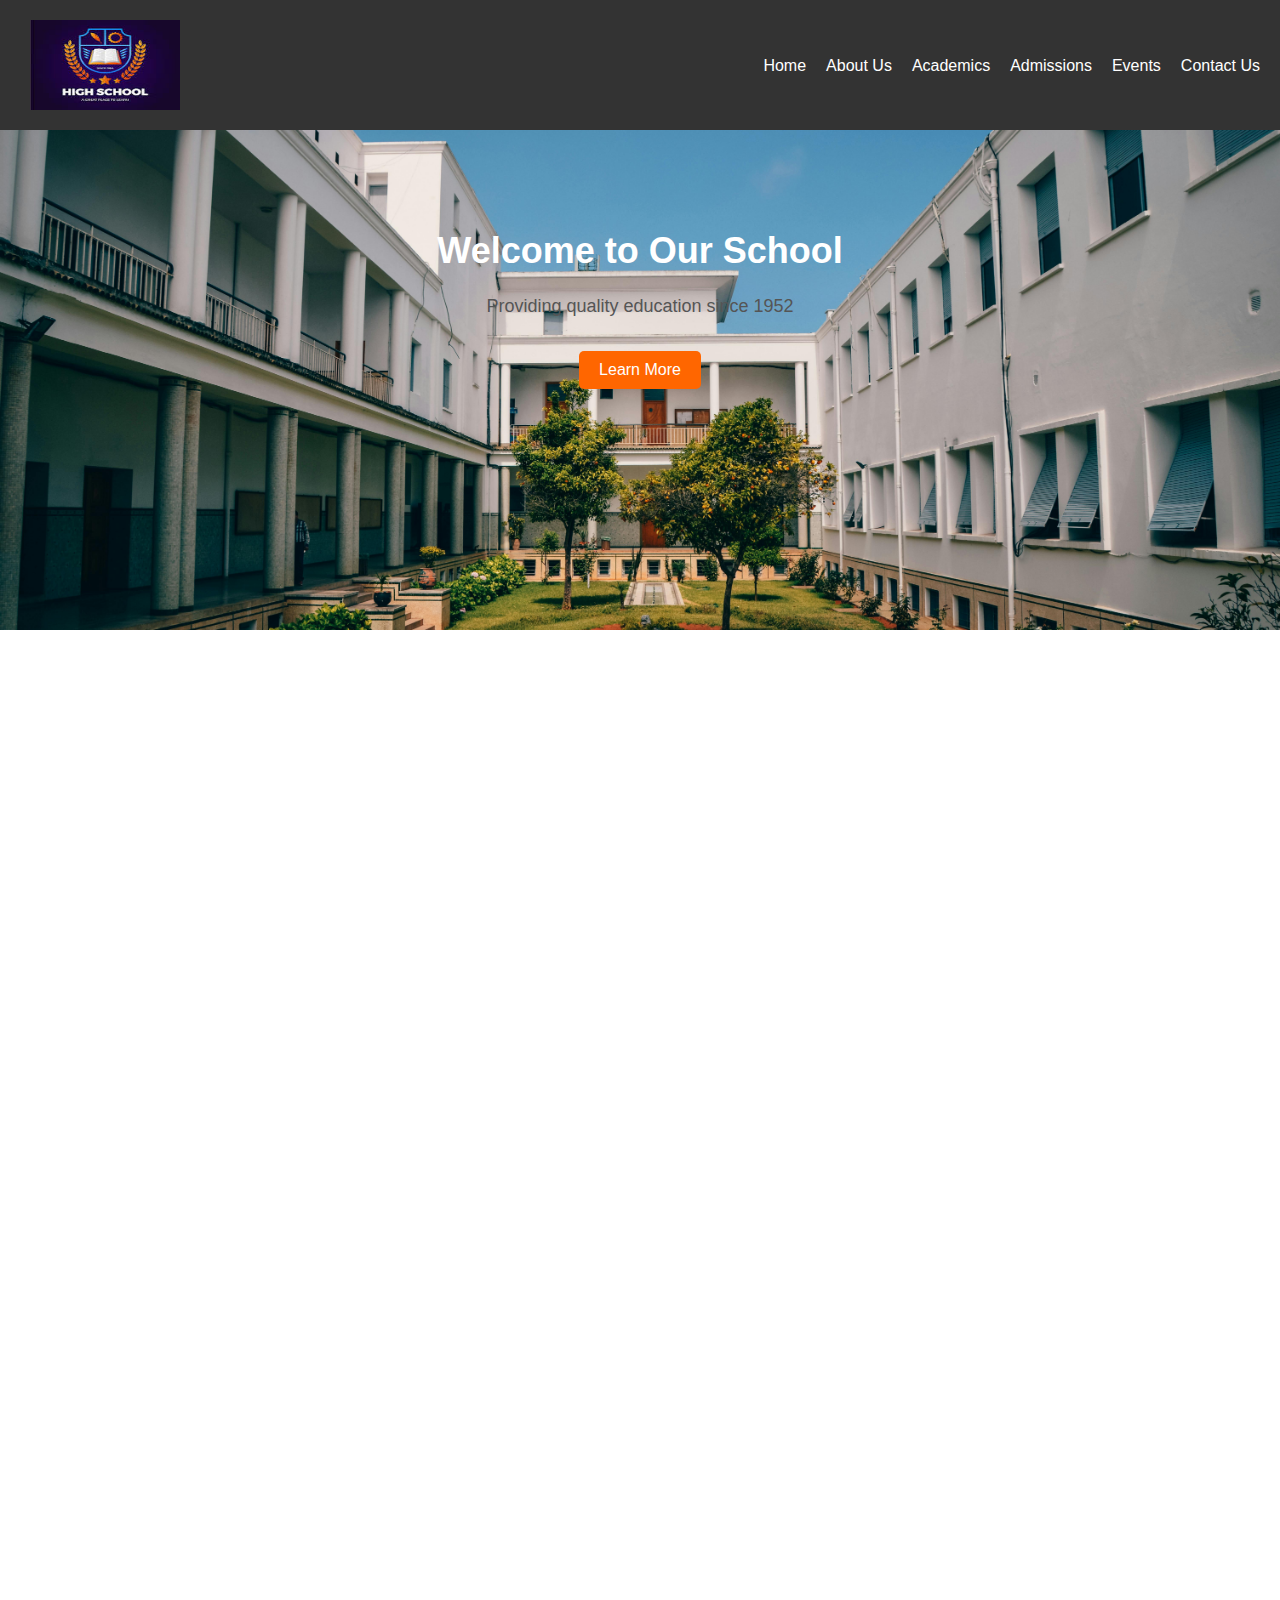
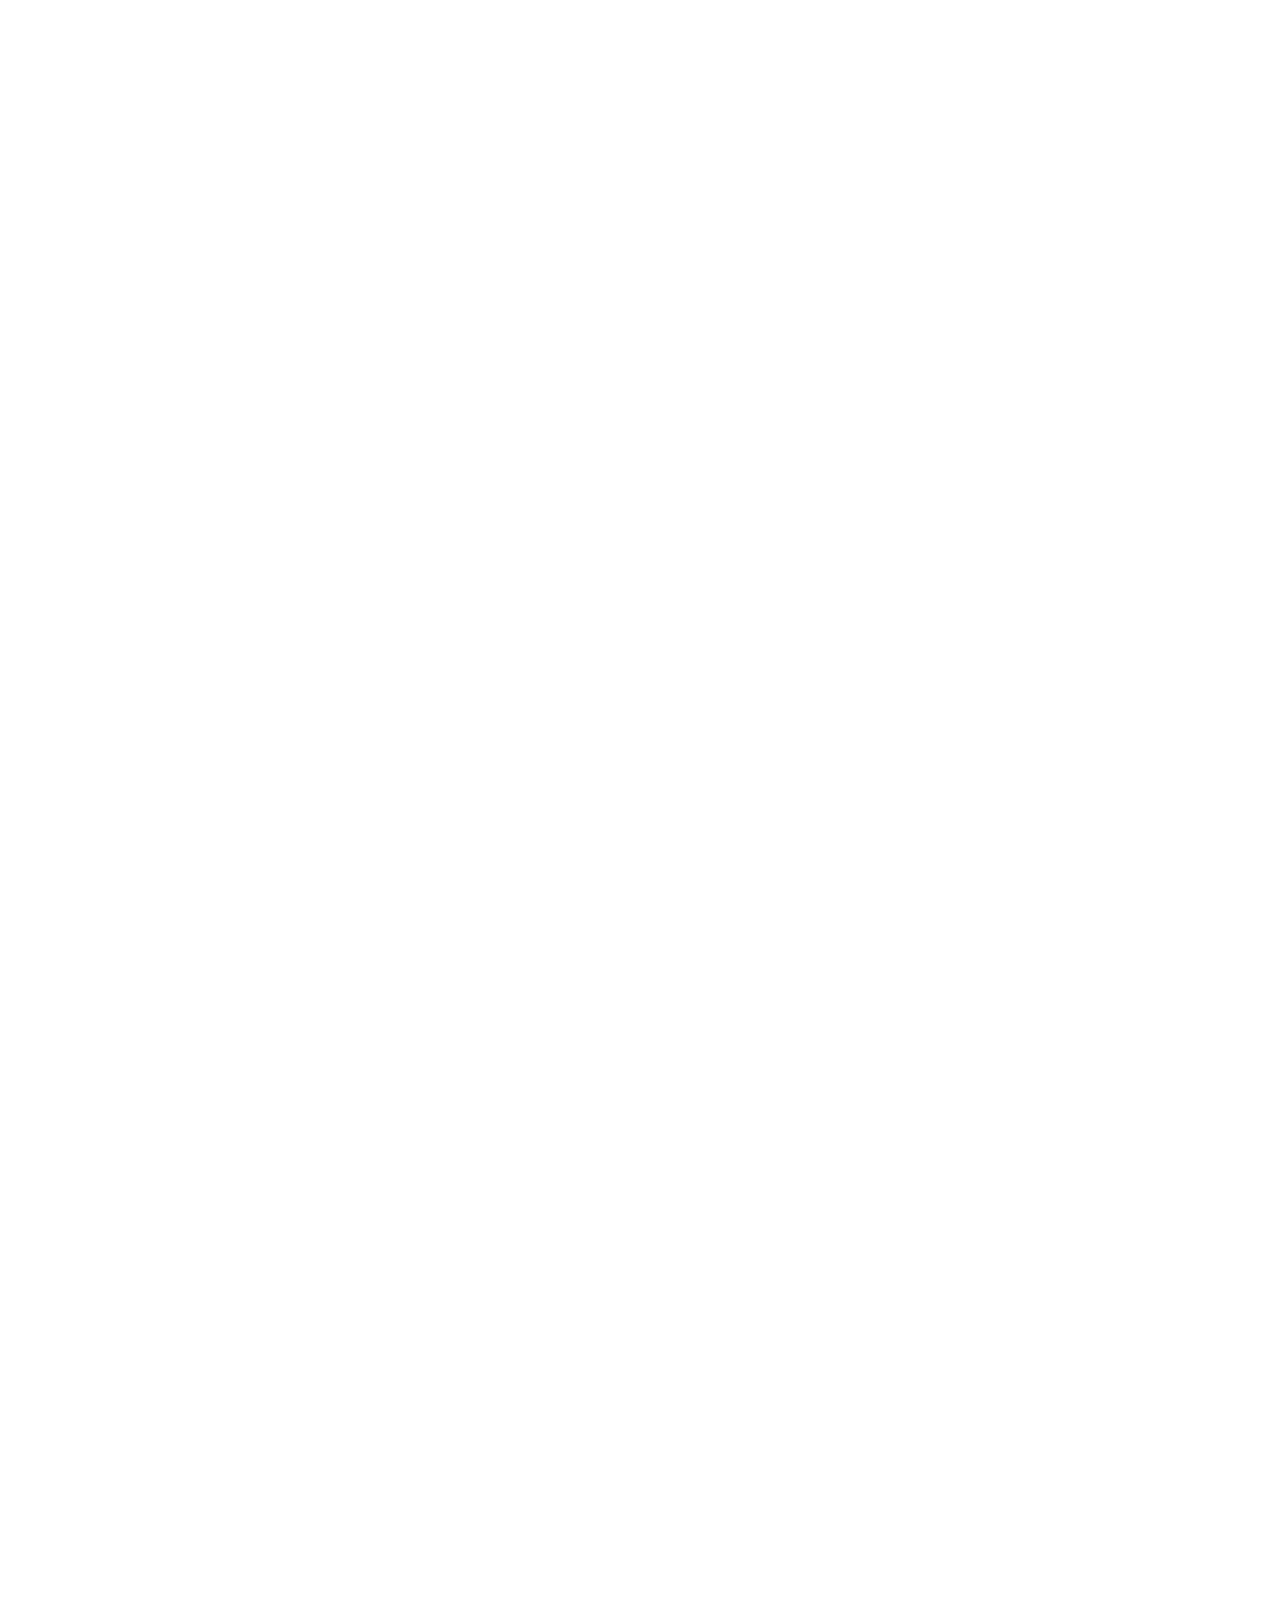
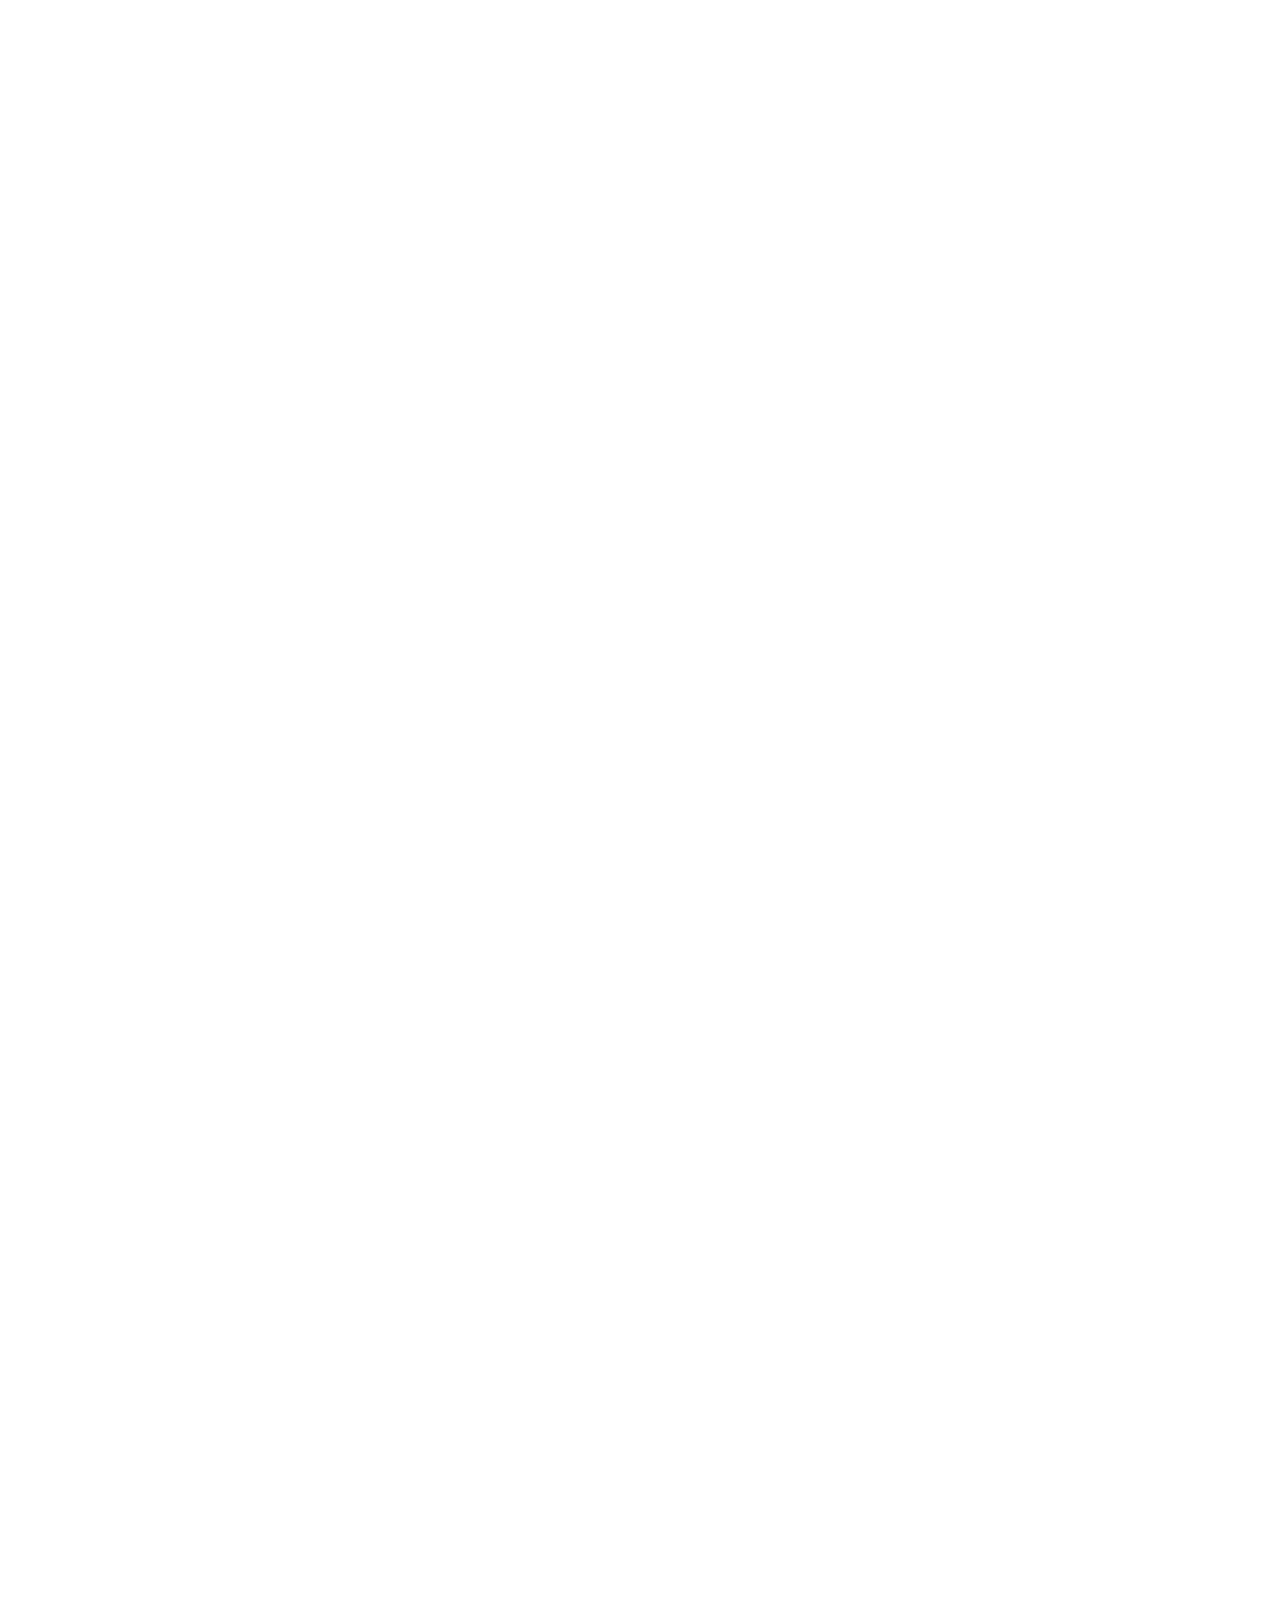
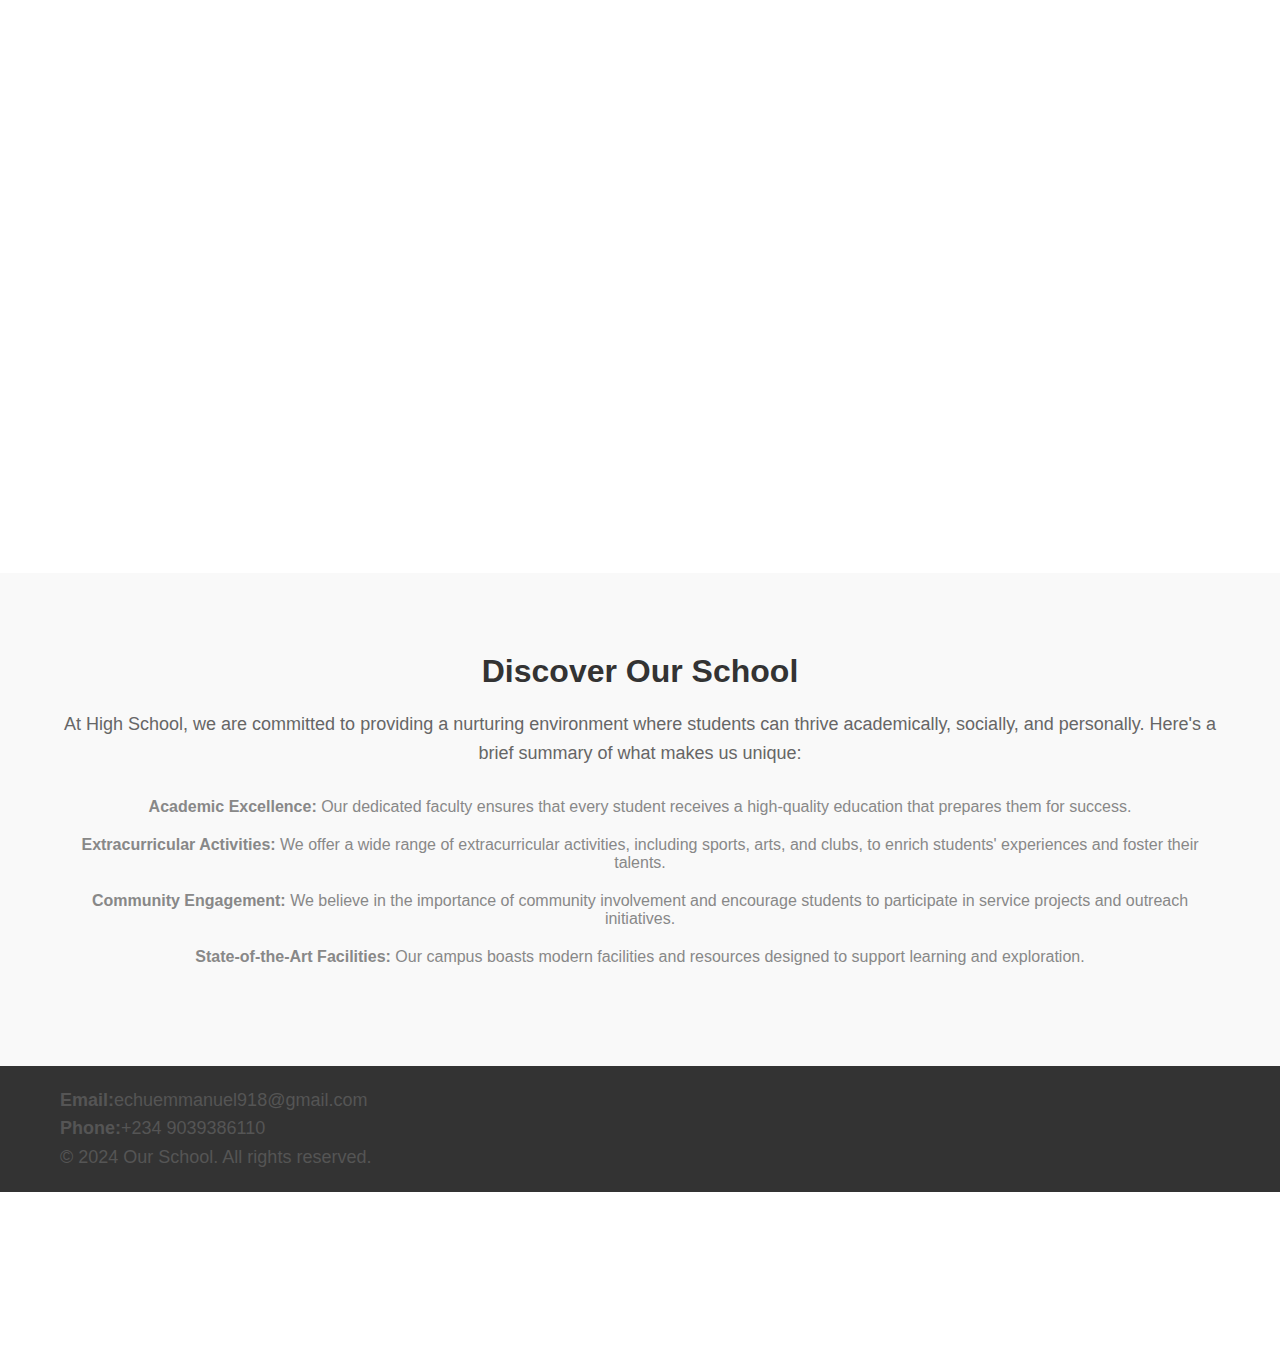
<file: index.html>
<!DOCTYPE html>
<html lang="en">
  <head>
    <meta charset="UTF-8" />
    <meta name="viewport" content="width=device-width, initial-scale=1.0" />
    <title>School Website</title>
    <link
      rel="stylesheet"
      href="https://cdnjs.cloudflare.com/ajax/libs/font-awesome/5.15.4/css/all.min.css"
    />
    <link rel="stylesheet" href="./styles.css" />
  </head>
  <body>
    <header>
      <div class="containerrr">
        <img src="images/logo.jpg" alt="School Logo" class="logoo" />
        <div class="menu-icon" onclick="toggleMenu()">
          <i class="fas fa-bars fa-lg"></i>
        </div>
        <div class="close-icon" onclick="toggleMenu()">
          <i class="fa fa-times" aria-hidden="true"></i>
        </div>
        <nav>
          <ul>
            <li><a href="/">Home</a></li>
            <li><a href="about.html">About Us</a></li>
            <li><a href="academics.html">Academics</a></li>
            <li><a href="admission.html">Admissions</a></li>
            <li><a href="event.html">Events</a></li>
            <li><a href="contact.html">Contact Us</a></li>
          </ul>
        </nav>
      </div>
    </header>

    <section id="hero">
      <div class="container">
        <h1>Welcome to Our School</h1>
        <p>Providing quality education since 1952</p>
        <a href="#about" class="btn">Learn More</a>
      </div>
    </section>

    <section id="announcements">
      <div class="container">
        <h2>Latest Announcements</h2>
        <div class="announcement">
          <img src="images/playground.jpg" alt="Announcement 1" />
          <p>Stay updated with our latest news and events.</p>
          <a href="#" class="read-more">Read More</a>
        </div>
        <div class="announcement">
          <img src="images/school_sport.jpg" alt="Announcement 2" />
          <p>
            Join us for an exhilarating day of athletic excellence and
            camaraderie at our upcoming School Sports Day! Featuring a diverse
            range of track and field events, team sports competitions, and
            fun-filled races, this event promises an unforgettable experience
            for students, teachers, and parents alike. Don't miss out on the
            chance to showcase your skills, cheer on your classmates, and
            celebrate the spirit of sportsmanship and teamwork. Mark your
            calendars and get ready to make memories that will last a lifetime!
          </p>
          <a href="#" class="read-more">Read More</a>
        </div>
      </div>
    </section>

    <section id="events">
      <div class="container">
        <h2>Upcoming Events</h2>
        <div class="event">
          <img src="images/career_day.jpg" alt="Event 1" />
          <h3>Career Day</h3>
          <p>
            Prepare for an inspiring journey into the world of possibilities at
            our upcoming Career Day event! This special occasion offers students
            a unique opportunity to explore various career paths, interact with
            professionals from diverse fields, and gain valuable insights into
            their future endeavors. From engaging workshops and insightful panel
            discussions to interactive exhibits and networking opportunities,
            Career Day promises to be an enlightening and empowering experience
            for all attendees. Whether you're envisioning a career in medicine,
            technology, arts, or beyond, join us as we embark on a quest to
            discover the endless possibilities that await in the world of work.
            Don't miss this chance to ignite your passion, broaden your
            horizons, and chart a course towards a fulfilling and rewarding
            future.
          </p>
          <h4>Date: March 15, 2024</h4>
        </div>
        <div class="event">
          <img src="images/parent_teachers.jpg" alt="Event 2" />
          <h3>Parent-Teacher Conference</h3>
          <p>
            Join us for an enriching and collaborative experience at our
            upcoming Parent-Teacher Conference! This valuable event provides a
            dedicated platform for meaningful dialogue and partnership between
            parents and educators, fostering a strong sense of community and
            support for our students' academic and personal growth. Engage in
            insightful discussions about your child's progress, receive
            personalized feedback from their teachers, and gain valuable
            strategies to support their learning journey at home. With a focus
            on open communication, mutual respect, and shared goals, our
            Parent-Teacher Conference is a pivotal opportunity to strengthen the
            home-school partnership and ensure the success and well-being of
            every student. Together, let's empower our children to thrive
            academically, socially, and emotionally as they embark on their
            educational journey. We look forward to welcoming you and working
            together to shape a brighter future for our students!
          </p>
          <h4>Date: March 20, 2024</h4>
        </div>
      </div>
    </section>

    <section id="highlights">
      <div class="container">
        <h2>Key Highlights</h2>
        <div class="highlight">
          <img src="images/graduation_one.jpg" alt="Highlight 1" />
          <h3>Academic Excellence</h3>
          <p>
            Our students excel in academics with top-notch education. At our
            school, academic excellence is a cornerstone of our mission. Through
            a rigorous curriculum, dedicated faculty, and a supportive learning
            environment, we empower students to achieve their full potential and
            cultivate a lifelong love for learning.
          </p>
        </div>
        <div class="highlight">
          <img src="images/baily.jpg" alt="Highlight 2" />
          <h3>Extracurricular Activities</h3>
          <p>
            Explore various extracurricular activities to nurture talents.
            Explore and grow beyond the classroom with our diverse
            extracurricular activities! From sports teams to clubs and community
            service projects, students discover passions, develop skills, and
            build friendships while having fun and enriching their educational
            journey. Join sports teams or participate in clubs that align with
            your interests!
          </p>
        </div>
      </div>
    </section>

    <section id="summary">
      <div class="container">
        <h2>Discover Our School</h2>
        <p>
          At High School, we are committed to providing a nurturing environment
          where students can thrive academically, socially, and personally.
          Here's a brief summary of what makes us unique:
        </p>
        <ul>
          <li>
            <strong>Academic Excellence:</strong> Our dedicated faculty ensures
            that every student receives a high-quality education that prepares
            them for success.
          </li>
          <li>
            <strong>Extracurricular Activities:</strong> We offer a wide range
            of extracurricular activities, including sports, arts, and clubs, to
            enrich students' experiences and foster their talents.
          </li>
          <li>
            <strong>Community Engagement:</strong> We believe in the importance
            of community involvement and encourage students to participate in
            service projects and outreach initiatives.
          </li>
          <li>
            <strong>State-of-the-Art Facilities:</strong> Our campus boasts
            modern facilities and resources designed to support learning and
            exploration.
          </li>
        </ul>
      </div>
    </section>

    <footer>
      <div class="container">
        <p><strong>Email:</strong>echuemmanuel918@gmail.com</p>
        <p><strong>Phone:</strong>+234 9039386110</p>
        <p>&copy; 2024 Our School. All rights reserved.</p>
      </div>
    </footer>
  </body>
  <script src="script.js"></script>
</html>
</file>
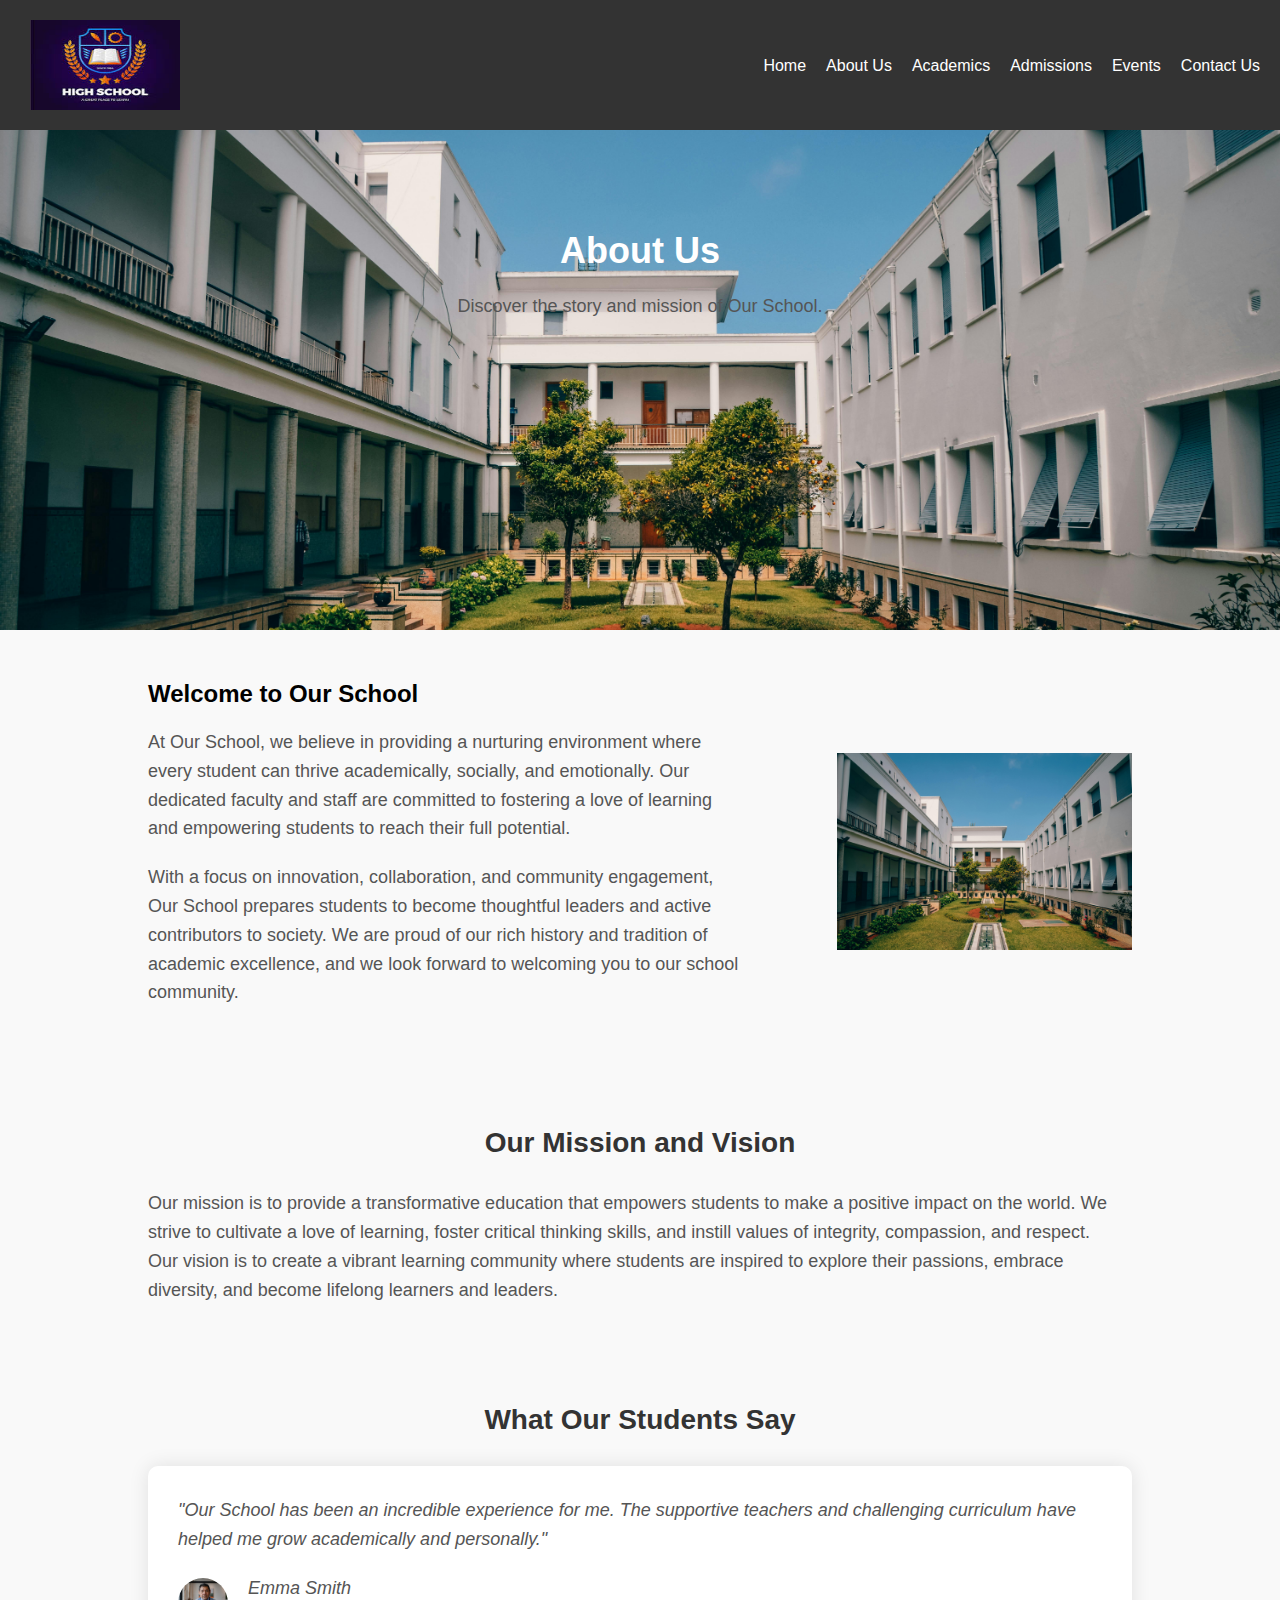
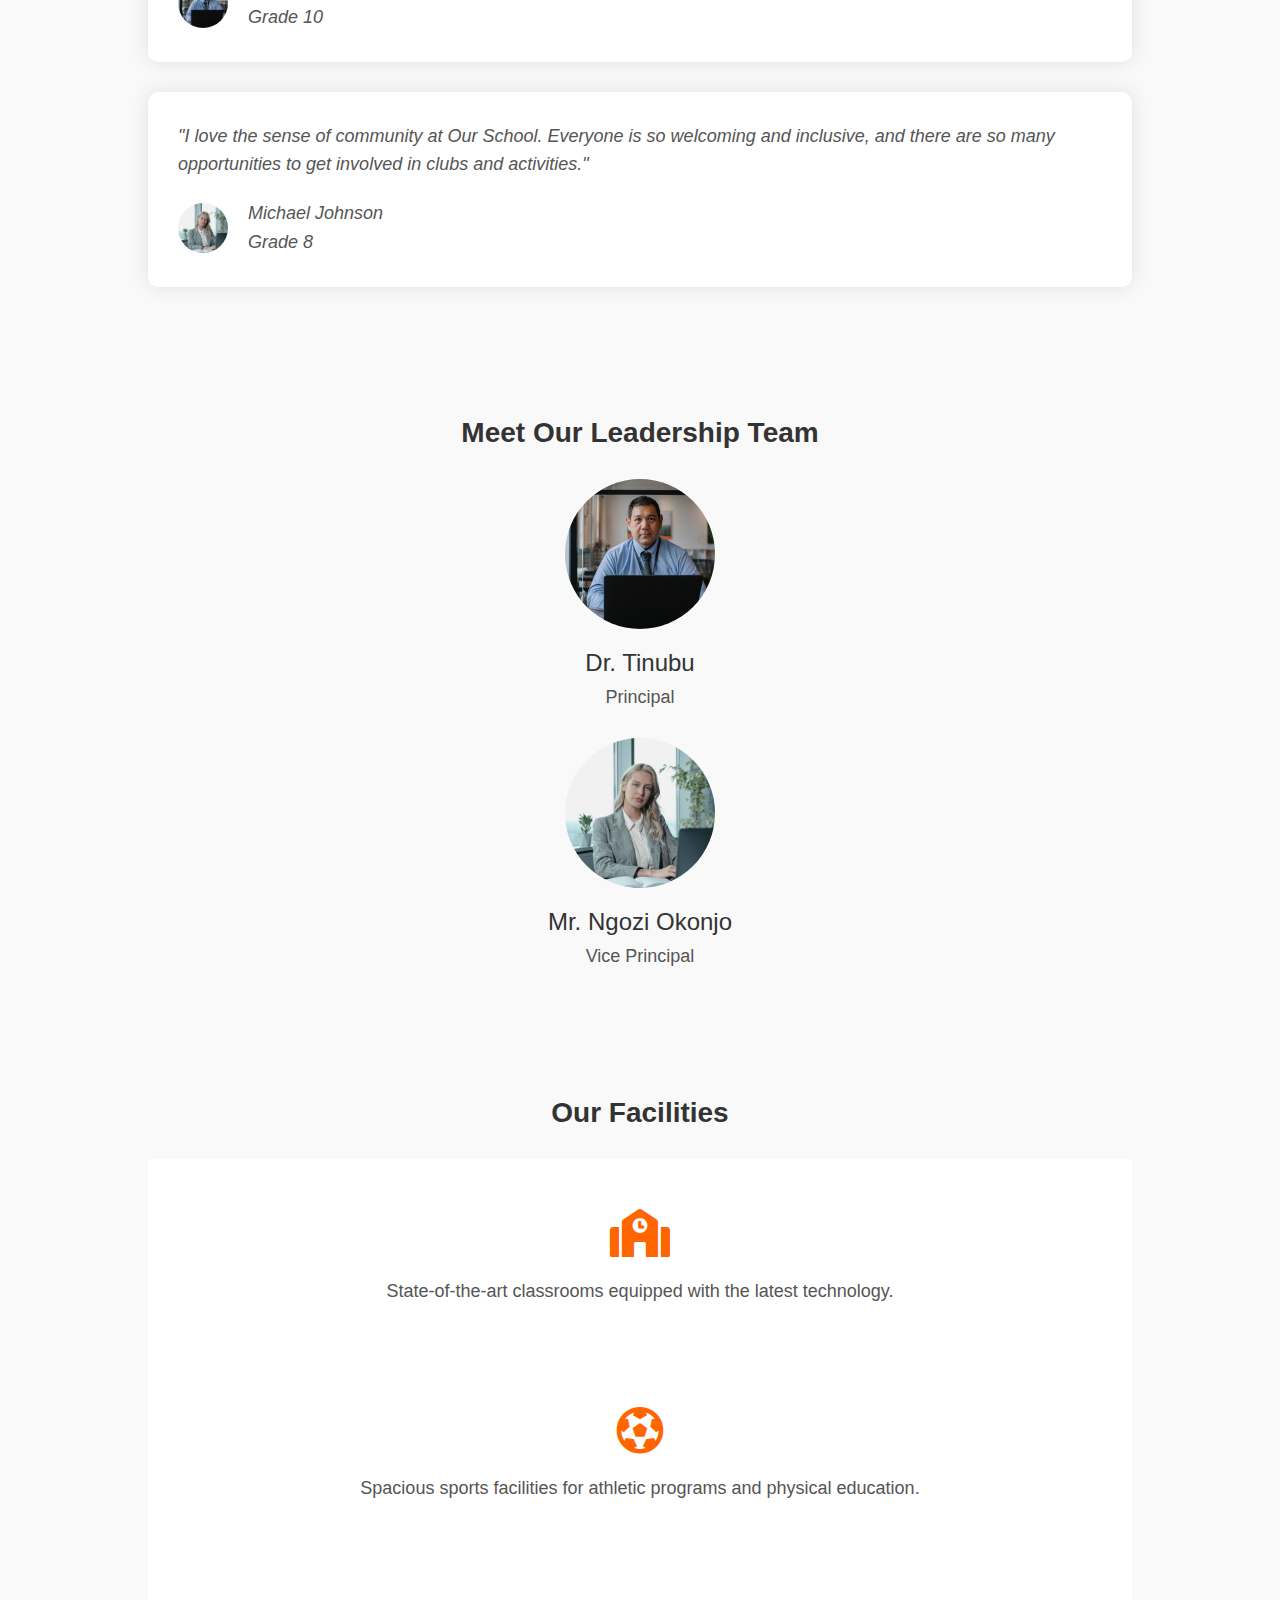
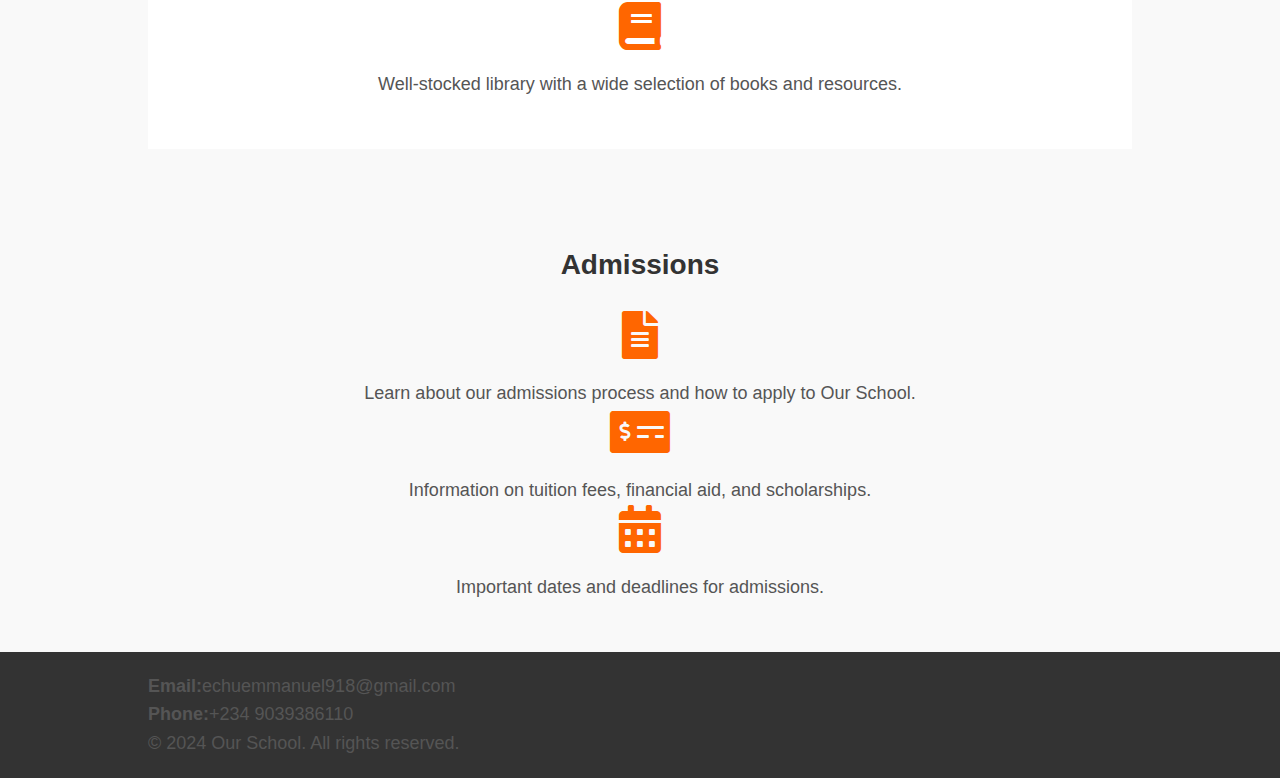
<file: about.html>
<!DOCTYPE html>
<html lang="en">
  <head>
    <meta charset="UTF-8" />
    <meta name="viewport" content="width=device-width, initial-scale=1.0" />
    <title>About Us - Our School</title>
    <link
      rel="stylesheet"
      href="https://cdnjs.cloudflare.com/ajax/libs/font-awesome/5.15.4/css/all.min.css"
    />
    <link rel="stylesheet" href="styles.css" />
    <link rel="stylesheet" href="about.css" />
  </head>
  <body>
    <header>
        <div class="containerrr">
          <img src="images/logo.jpg" alt="School Logo" class="logoo" />
          <div class="menu-icon" onclick="toggleMenu()">
            <i class="fas fa-bars fa-lg"></i>
          </div>
          <div class="close-icon" onclick="toggleMenu()">
            <i class="fa fa-times" aria-hidden="true"></i>
          </div> 
          <nav>
            <ul>
              <li><a href="./index.html">Home</a></li>
              <li><a href="about.html">About Us</a></li>
              <li><a href="academics.html">Academics</a></li>
              <li><a href="admission.html">Admissions</a></li>
              <li><a href="event.html">Events</a></li>
              <li><a href="contact.html">Contact Us</a></li>
            </ul>
          </nav>
        </div>
      </header>

    <section id="hero">
      <div class="container">
        <h1>About Us</h1>
        <p>Discover the story and mission of Our School.</p>
      </div>
    </section>

    <section id="about">
      <div class="container about">
        <div class="about-text">
          <h3>Welcome to Our School</h3>
          <p>
            At Our School, we believe in providing a nurturing environment where
            every student can thrive academically, socially, and emotionally.
            Our dedicated faculty and staff are committed to fostering a love of
            learning and empowering students to reach their full potential.
          </p>
          <p>
            With a focus on innovation, collaboration, and community engagement,
            Our School prepares students to become thoughtful leaders and active
            contributors to society. We are proud of our rich history and
            tradition of academic excellence, and we look forward to welcoming
            you to our school community.
          </p>
        </div>
        <div class="about-image">
          <img src="images/school_building.jpg" alt="About Us Image" />
        </div>
      </div>
    </section>

    <section id="mission-vision">
      <div class="container">
        <h2>Our Mission and Vision</h2>
        <p>
          Our mission is to provide a transformative education that empowers
          students to make a positive impact on the world. We strive to
          cultivate a love of learning, foster critical thinking skills, and
          instill values of integrity, compassion, and respect.
        </p>
        <p>
          Our vision is to create a vibrant learning community where students
          are inspired to explore their passions, embrace diversity, and become
          lifelong learners and leaders.
        </p>
      </div>
    </section>

    <section id="testimonials">
      <div class="container">
        <h2>What Our Students Say</h2>
        <div class="testimonial">
          <p>
            "Our School has been an incredible experience for me. The supportive
            teachers and challenging curriculum have helped me grow academically
            and personally."
          </p>
          <div class="testimonial-author">
            <div class="author-image">
              <img src="images/CEO1.jpg" alt="Student 1"/>
            </div>
            <div class="author-info">
              <p class="author-name">Emma Smith</p>
              <p class="author-grade">Grade 10</p>
            </div>
          </div>
        </div>
        <div class="testimonial">
          <p>
            "I love the sense of community at Our School. Everyone is so
            welcoming and inclusive, and there are so many opportunities to get
            involved in clubs and activities."
          </p>
          <div class="testimonial-author">
            <div class="author-image">
              <img src="images/ceo2.jpg" alt="Student 2" />
            </div>
            <div class="author-info">
              <p class="author-name">Michael Johnson</p>
              <p class="author-grade">Grade 8</p>
            </div>
          </div>
        </div>
      </div>
    </section>

    <section id="leadership-team">
      <div class="container">
        <h2>Meet Our Leadership Team</h2>
        <div class="member">
          <div class="member-image">
            <img src="images/CEO1.jpg" alt="Principal" />
          </div>
          <div class="member-name">Dr. Tinubu</div>
          <div class="member-role">Principal</div>
        </div>
        <div class="member">
          <div class="member-image">
            <img src="images/ceo2.jpg" alt="Vice Principal" />
          </div>
          <div class="member-name">Mr. Ngozi Okonjo</div>
          <div class="member-role">Vice Principal</div>
        </div>
      </div>
    </section>

    <section id="facilities">
      <div class="container">
        <h2>Our Facilities</h2>
        <div class="facilities">
          <i class="fas fa-school facilities-icon"></i>
          <p class="facilities-description">
            State-of-the-art classrooms equipped with the latest technology.
          </p>
        </div>
        <div class="facilities">
          <i class="fas fa-futbol facilities-icon"></i>
          <p class="facilities-description">
            Spacious sports facilities for athletic programs and physical
            education.
          </p>
        </div>
        <div class="facilities">
          <i class="fas fa-book facilities-icon"></i>
          <p class="facilities-description">
            Well-stocked library with a wide selection of books and resources.
          </p>
        </div>
      </div>
    </section>

    <section id="admissions">
      <div class="container">
        <h2>Admissions</h2>
        <div class="admissions">
          <i class="fas fa-file-alt admissions-icon"></i>
          <p class="admissions-description">
            Learn about our admissions process and how to apply to Our School.
          </p>
        </div>
        <div class="admissions">
          <i class="fas fa-money-check-alt admissions-icon"></i>
          <p class="admissions-description">
            Information on tuition fees, financial aid, and scholarships.
          </p>
        </div>
        <div class="admissions">
          <i class="fas fa-calendar-alt admissions-icon"></i>
          <p class="admissions-description">
            Important dates and deadlines for admissions.
          </p>
        </div>
      </div>
    </section>

    <footer>
      <div class="container">
        <p><strong>Email:</strong>echuemmanuel918@gmail.com</p>
        <p><strong>Phone:</strong>+234 9039386110</p>
        <p>&copy; 2024 Our School. All rights reserved.</p>
      </div>
    </footer>
  </body>
  <script src="script.js"></script>
</html>
</file>
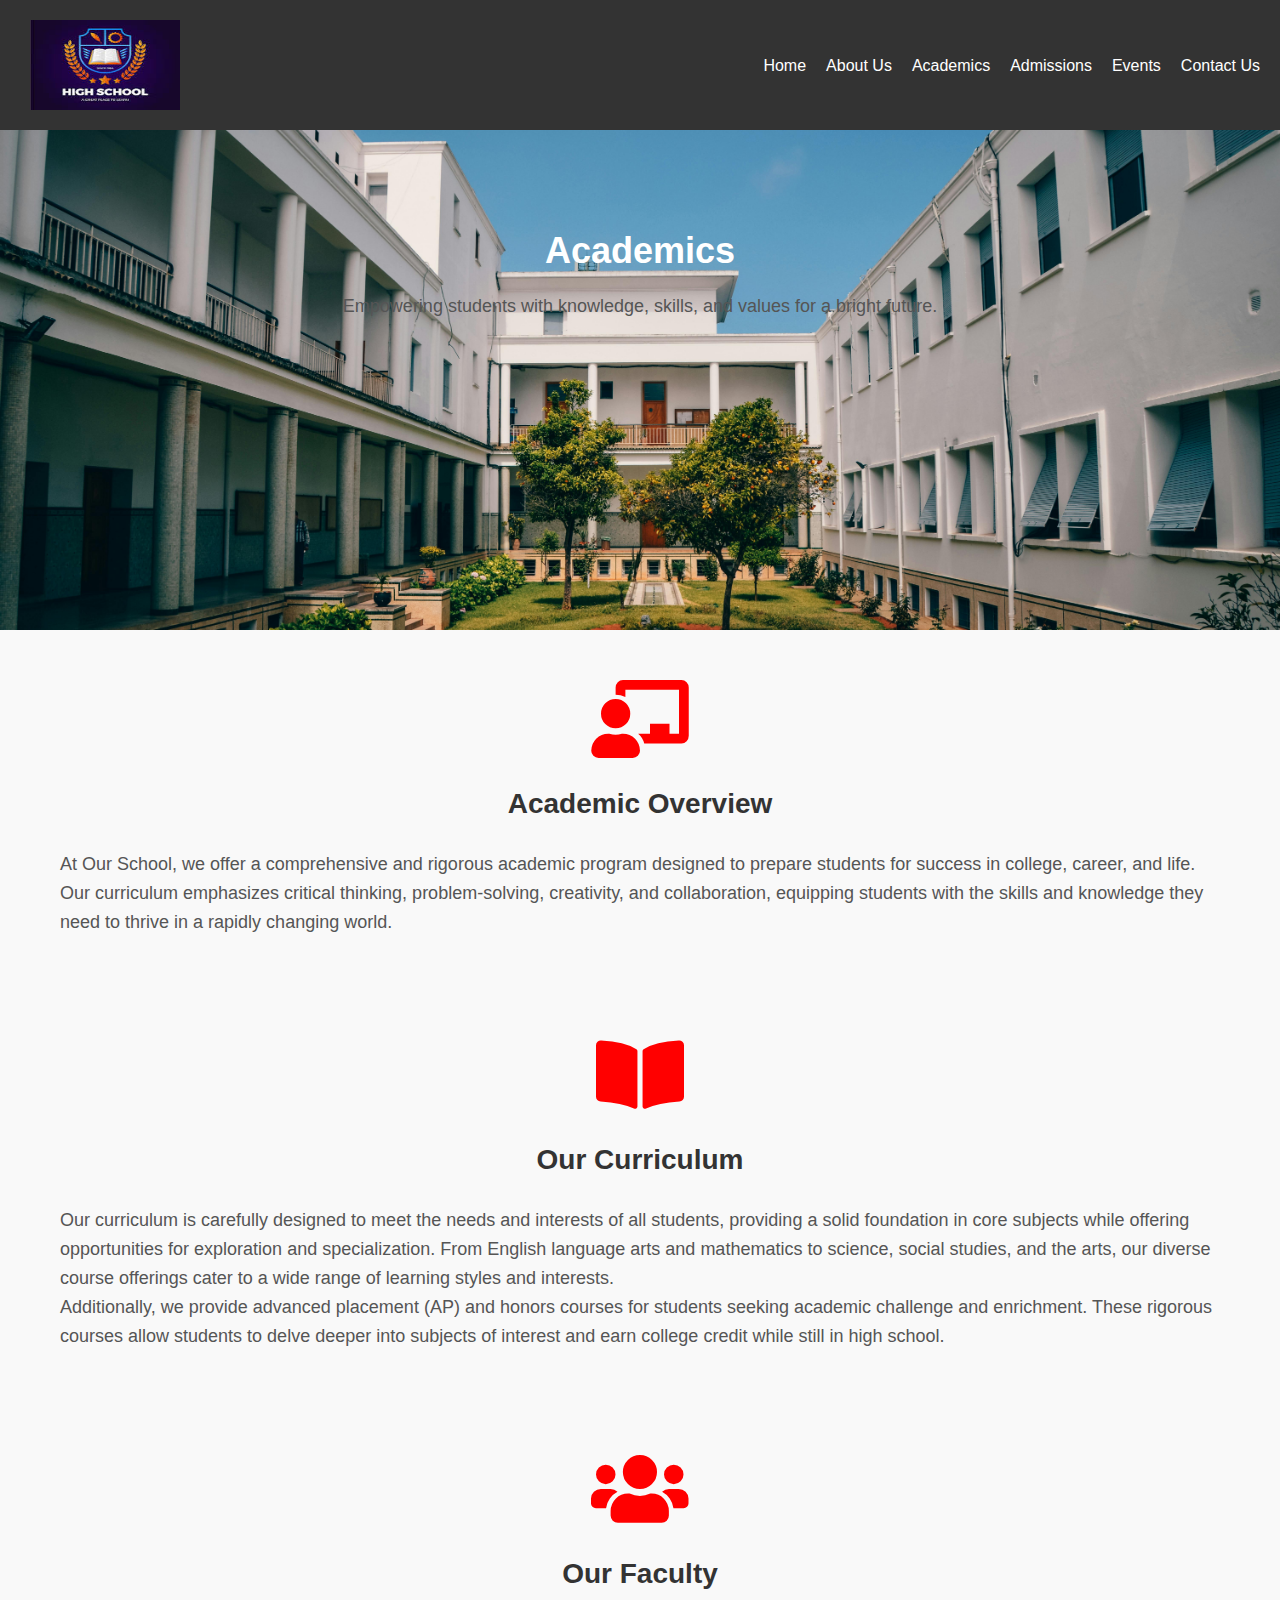
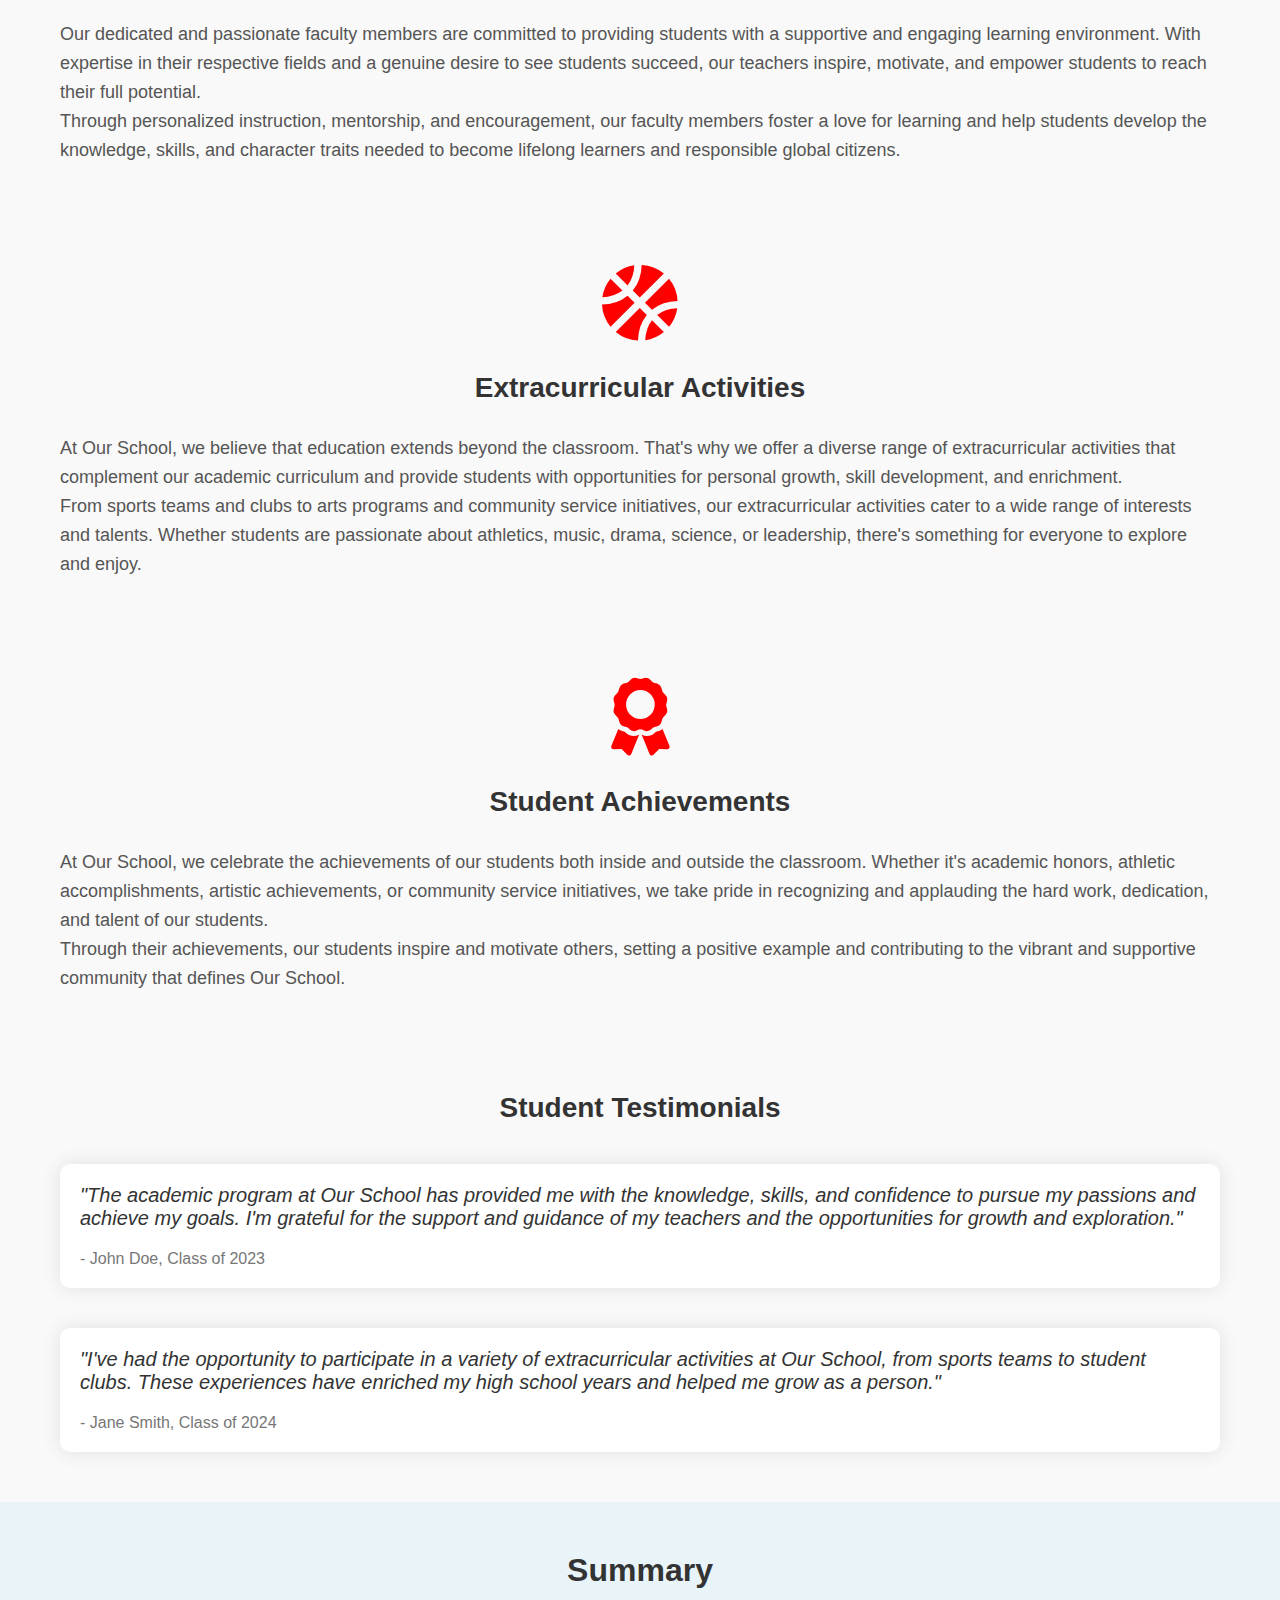
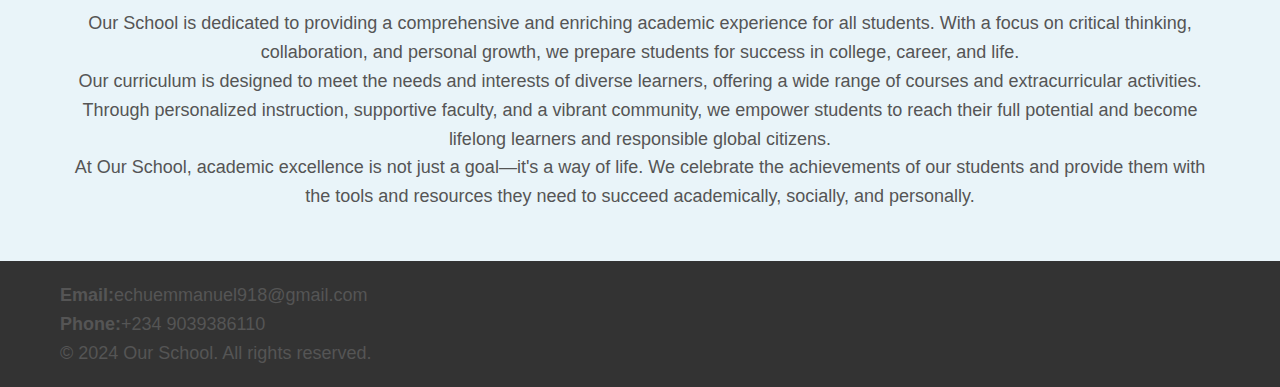
<file: academics.html>
<!DOCTYPE html>
<html lang="en">
<head>
    <meta charset="UTF-8">
    <meta name="viewport" content="width=device-width, initial-scale=1.0">
    <title>Document</title>
    <link rel="stylesheet" href="https://cdnjs.cloudflare.com/ajax/libs/font-awesome/5.15.4/css/all.min.css">
<link rel="stylesheet" href="academics.css">
<link rel="stylesheet" href="./styles.css">
</head>
<body>
    <header>
        <div class="containerrr">
          <img src="images/logo.jpg" alt="School Logo" class="logoo" />
          <div class="menu-icon" onclick="toggleMenu()">
            <i class="fas fa-bars fa-lg"></i>
          </div>
          <div class="close-icon" onclick="toggleMenu()">
            <i class="fa fa-times" aria-hidden="true"></i>
            <!-- <i class="fas fa-times fa-lg"></i> -->

          </div>
          <!-- End Menu Icon -->
          <nav>
            <ul>
              <li><a href="./index.html">Home</a></li>
              <li><a href="about.html">About Us</a></li>
              <li><a href="academics.html">Academics</a></li>
              <li><a href="admission.html">Admissions</a></li>
              <li><a href="event.html">Events</a></li>
              <li><a href="contact.html">Contact Us</a></li>
            </ul>
          </nav>
        </div>
      </header>
      
      <section id="hero">
        <div class="container">
          <h1>Academics</h1>
          <p>Empowering students with knowledge, skills, and values for a bright future.</p>
        </div>
      </section>
      
      <section id="overview">
        <div class="container">
          <i class="fas fa-chalkboard-teacher logo"></i>
          <h2>Academic Overview</h2>
          <p>At Our School, we offer a comprehensive and rigorous academic program designed to prepare students for success in college, career, and life. Our curriculum emphasizes critical thinking, problem-solving, creativity, and collaboration, equipping students with the skills and knowledge they need to thrive in a rapidly changing world.</p>
        </div>
      </section>
      
      <section id="curriculum">
        <div class="container">
          <i class="fas fa-book-open logo"></i>
          <h2>Our Curriculum</h2>
          <p>Our curriculum is carefully designed to meet the needs and interests of all students, providing a solid foundation in core subjects while offering opportunities for exploration and specialization. From English language arts and mathematics to science, social studies, and the arts, our diverse course offerings cater to a wide range of learning styles and interests.</p>
          <p>Additionally, we provide advanced placement (AP) and honors courses for students seeking academic challenge and enrichment. These rigorous courses allow students to delve deeper into subjects of interest and earn college credit while still in high school.</p>
        </div>
      </section>
      
      <section id="faculty">
        <div class="container">
          <i class="fas fa-users logo"></i>
          <h2>Our Faculty</h2>
          <p>Our dedicated and passionate faculty members are committed to providing students with a supportive and engaging learning environment. With expertise in their respective fields and a genuine desire to see students succeed, our teachers inspire, motivate, and empower students to reach their full potential.</p>
          <p>Through personalized instruction, mentorship, and encouragement, our faculty members foster a love for learning and help students develop the knowledge, skills, and character traits needed to become lifelong learners and responsible global citizens.</p>
        </div>
      </section>
      
      <section id="extracurricular">
        <div class="container">
          <i class="fas fa-basketball-ball logo"></i>
          <h2>Extracurricular Activities</h2>
          <p>At Our School, we believe that education extends beyond the classroom. That's why we offer a diverse range of extracurricular activities that complement our academic curriculum and provide students with opportunities for personal growth, skill development, and enrichment.</p>
          <p>From sports teams and clubs to arts programs and community service initiatives, our extracurricular activities cater to a wide range of interests and talents. Whether students are passionate about athletics, music, drama, science, or leadership, there's something for everyone to explore and enjoy.</p>
        </div>
      </section>
      
      <section id="achievements">
        <div class="container">
          <i class="fas fa-award logo"></i>
          <h2>Student Achievements</h2>
          <p>At Our School, we celebrate the achievements of our students both inside and outside the classroom. Whether it's academic honors, athletic accomplishments, artistic achievements, or community service initiatives, we take pride in recognizing and applauding the hard work, dedication, and talent of our students.</p>
          <p>Through their achievements, our students inspire and motivate others, setting a positive example and contributing to the vibrant and supportive community that defines Our School.</p>
        </div>
      </section>
      
      <section id="testimonials">
        <div class="container">
          <h2>Student Testimonials</h2>
          <div class="testimonial">
            <blockquote>"The academic program at Our School has provided me with the knowledge, skills, and confidence to pursue my passions and achieve my goals. I'm grateful for the support and guidance of my teachers and the opportunities for growth and exploration."</blockquote>
            <cite>- John Doe, Class of 2023</cite>
          </div>
          <div class="testimonial">
            <blockquote>"I've had the opportunity to participate in a variety of extracurricular activities at Our School, from sports teams to student clubs. These experiences have enriched my high school years and helped me grow as a person."</blockquote>
            <cite>- Jane Smith, Class of 2024</cite>
          </div>
        </div>
      </section>
      
      <section id="summaryy">
        <div class="container">
          <h2>Summary</h2>
          <p>Our School is dedicated to providing a comprehensive and enriching academic experience for all students. With a focus on critical thinking, collaboration, and personal growth, we prepare students for success in college, career, and life.</p>
          <p>Our curriculum is designed to meet the needs and interests of diverse learners, offering a wide range of courses and extracurricular activities. Through personalized instruction, supportive faculty, and a vibrant community, we empower students to reach their full potential and become lifelong learners and responsible global citizens.</p>
          <p>At Our School, academic excellence is not just a goal—it's a way of life. We celebrate the achievements of our students and provide them with the tools and resources they need to succeed academically, socially, and personally.</p>
        </div>
      </section>
      
      <footer>
        <div class="container">
          <p><strong>Email:</strong>echuemmanuel918@gmail.com</p>
          <p><strong>Phone:</strong>+234 9039386110</p>
          <p>&copy; 2024 Our School. All rights reserved.</p>
        </div>
      </footer>
      
</body>
<script src="script.js"></script>
</html>
</file>
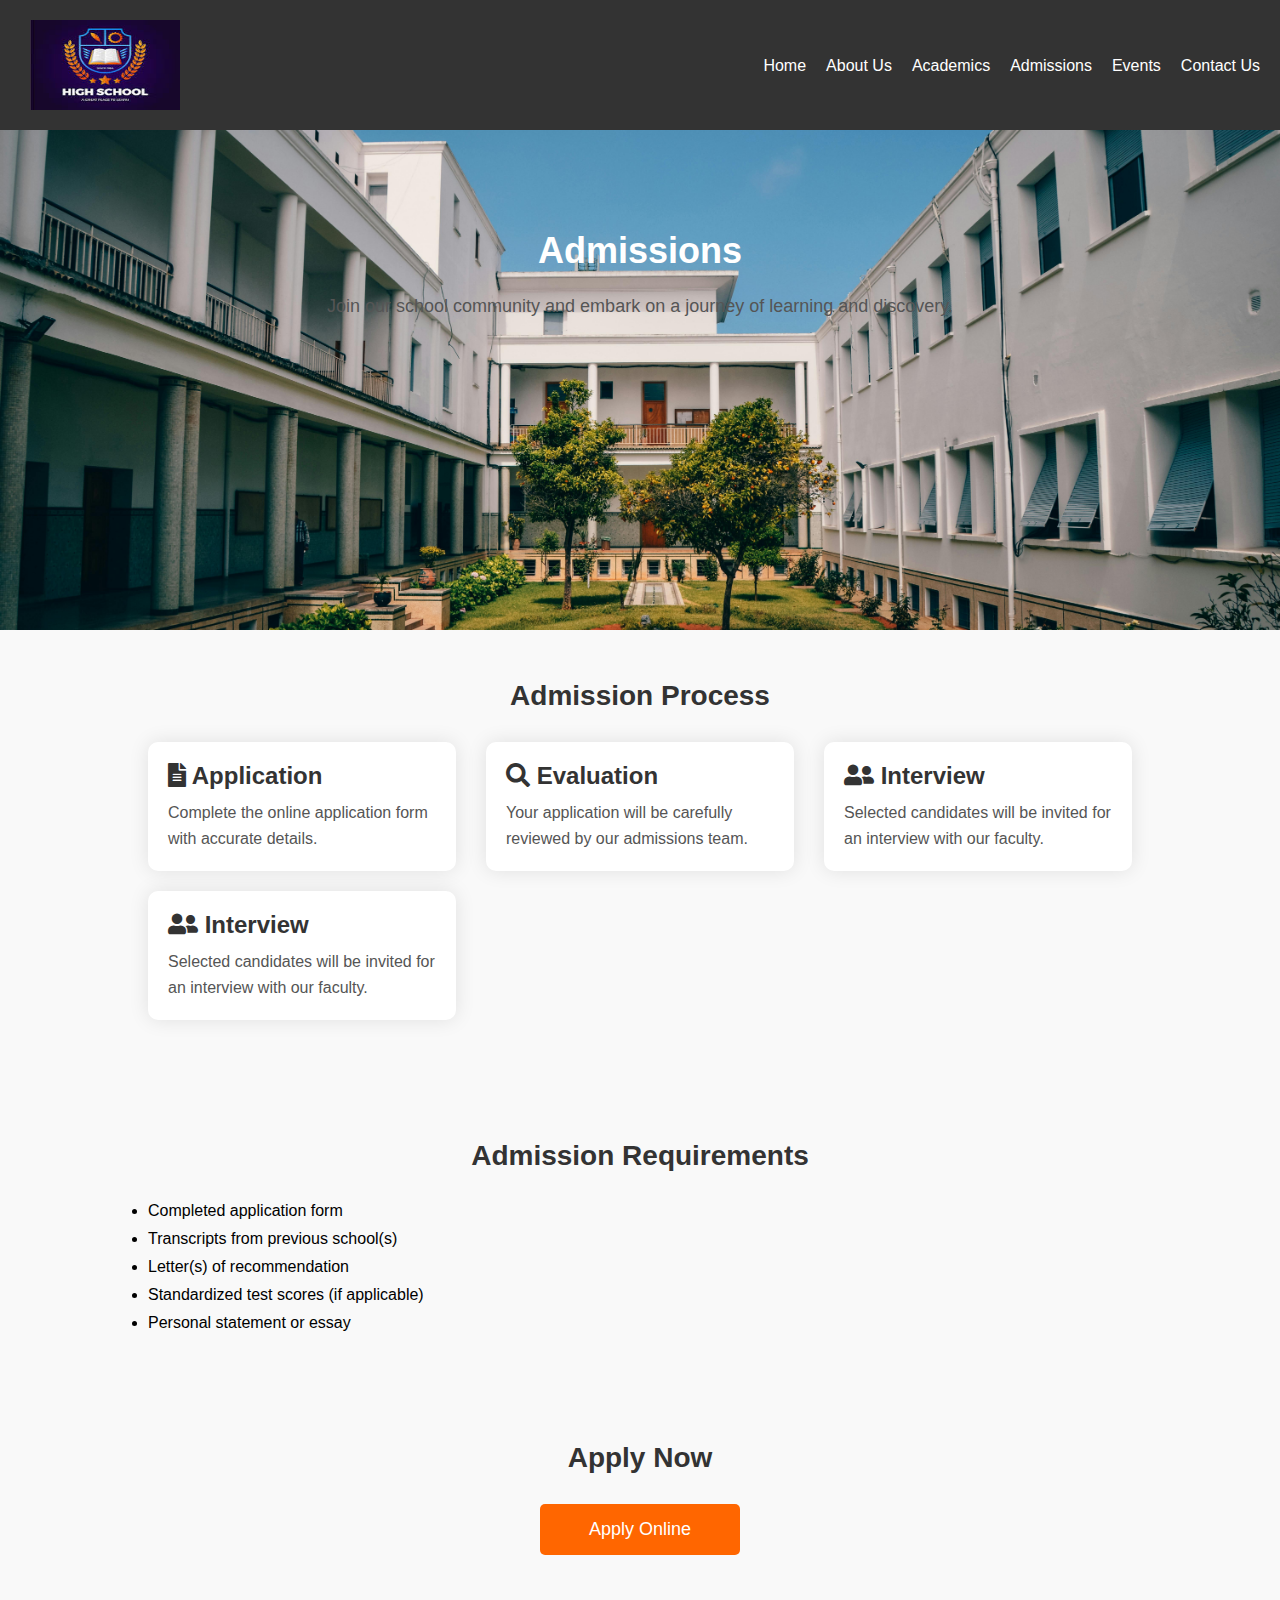
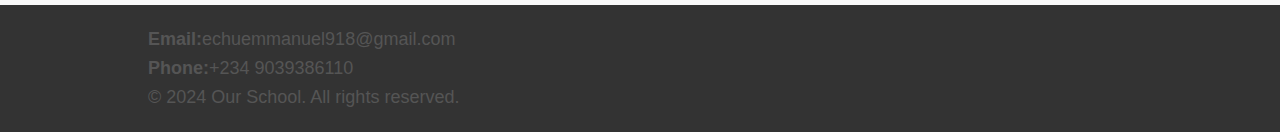
<file: admission.html>
<!DOCTYPE html>
<html lang="en">
<head>
    <meta charset="UTF-8">
    <meta name="viewport" content="width=device-width, initial-scale=1.0">
    <title>Document</title>
    <link rel="stylesheet" href="https://cdnjs.cloudflare.com/ajax/libs/font-awesome/5.15.4/css/all.min.css">
<link rel="stylesheet" href="admission.css">
<link rel="stylesheet" href="./styles.css">
</head>
<body>
    
    <header>
        <div class="containerrr">
          <img src="images/logo.jpg" alt="School Logo" class="logoo" />
          <div class="menu-icon" onclick="toggleMenu()">
            <i class="fas fa-bars fa-lg"></i>
          </div>
          <div class="close-icon" onclick="toggleMenu()">
            <i class="fa fa-times" aria-hidden="true"></i>
          </div> 
          <nav>
            <ul>
              <li><a href="./index.html">Home</a></li>
              <li><a href="about.html">About Us</a></li>
              <li><a href="academics.html">Academics</a></li>
              <li><a href="admission.html">Admissions</a></li>
              <li><a href="event.html">Events</a></li>
              <li><a href="contact.html">Contact Us</a></li>
            </ul>
          </nav>
        </div>
      </header>
  
  <section id="hero">
    <div class="container">
      <h1>Admissions</h1>
      <p>Join our school community and embark on a journey of learning and discovery.</p>
    </div>
  </section>
  
  <section id="process">
    <div class="container">
      <h2>Admission Process</h2>
      <div class="steps">
        <div class="step">
          <h3><i class="fas fa-file-alt"></i> Application</h3>
          <p>Complete the online application form with accurate details.</p>
        </div>
        <div class="step">
          <h3><i class="fas fa-search"></i> Evaluation</h3>
          <p>Your application will be carefully reviewed by our admissions team.</p>
        </div>
        <div class="step">
          <h3><i class="fas fa-user-friends"></i> Interview</h3>
          <p>Selected candidates will be invited for an interview with our faculty.</p>
        </div>
        <div class="step">
            <h3><i class="fas fa-user-friends"></i> Interview</h3>
            <p>Selected candidates will be invited for an interview with our faculty.</p>
          </div>
      </div>
    </div>
  </section>
  
  <section id="requirements">
    <div class="container">
      <h2>Admission Requirements</h2>
      <ul class="requirements">
        <li>Completed application form</li>
        <li>Transcripts from previous school(s)</li>
        <li>Letter(s) of recommendation</li>
        <li>Standardized test scores (if applicable)</li>
        <li>Personal statement or essay</li>
      </ul>
    </div>
  </section>
  
  <section id="apply">
    <div class="container">
      <h2>Apply Now</h2>
      <a href="#" class="apply-button">Apply Online</a>
    </div>
  </section>
  
  <footer>
    <div class="container">
      <p><strong>Email:</strong>echuemmanuel918@gmail.com</p>
      <p><strong>Phone:</strong>+234 9039386110</p>
      <p>&copy; 2024 Our School. All rights reserved.</p>
    </div>
  </footer>
</body>
<script src="script.js"></script>
</html>
</file>
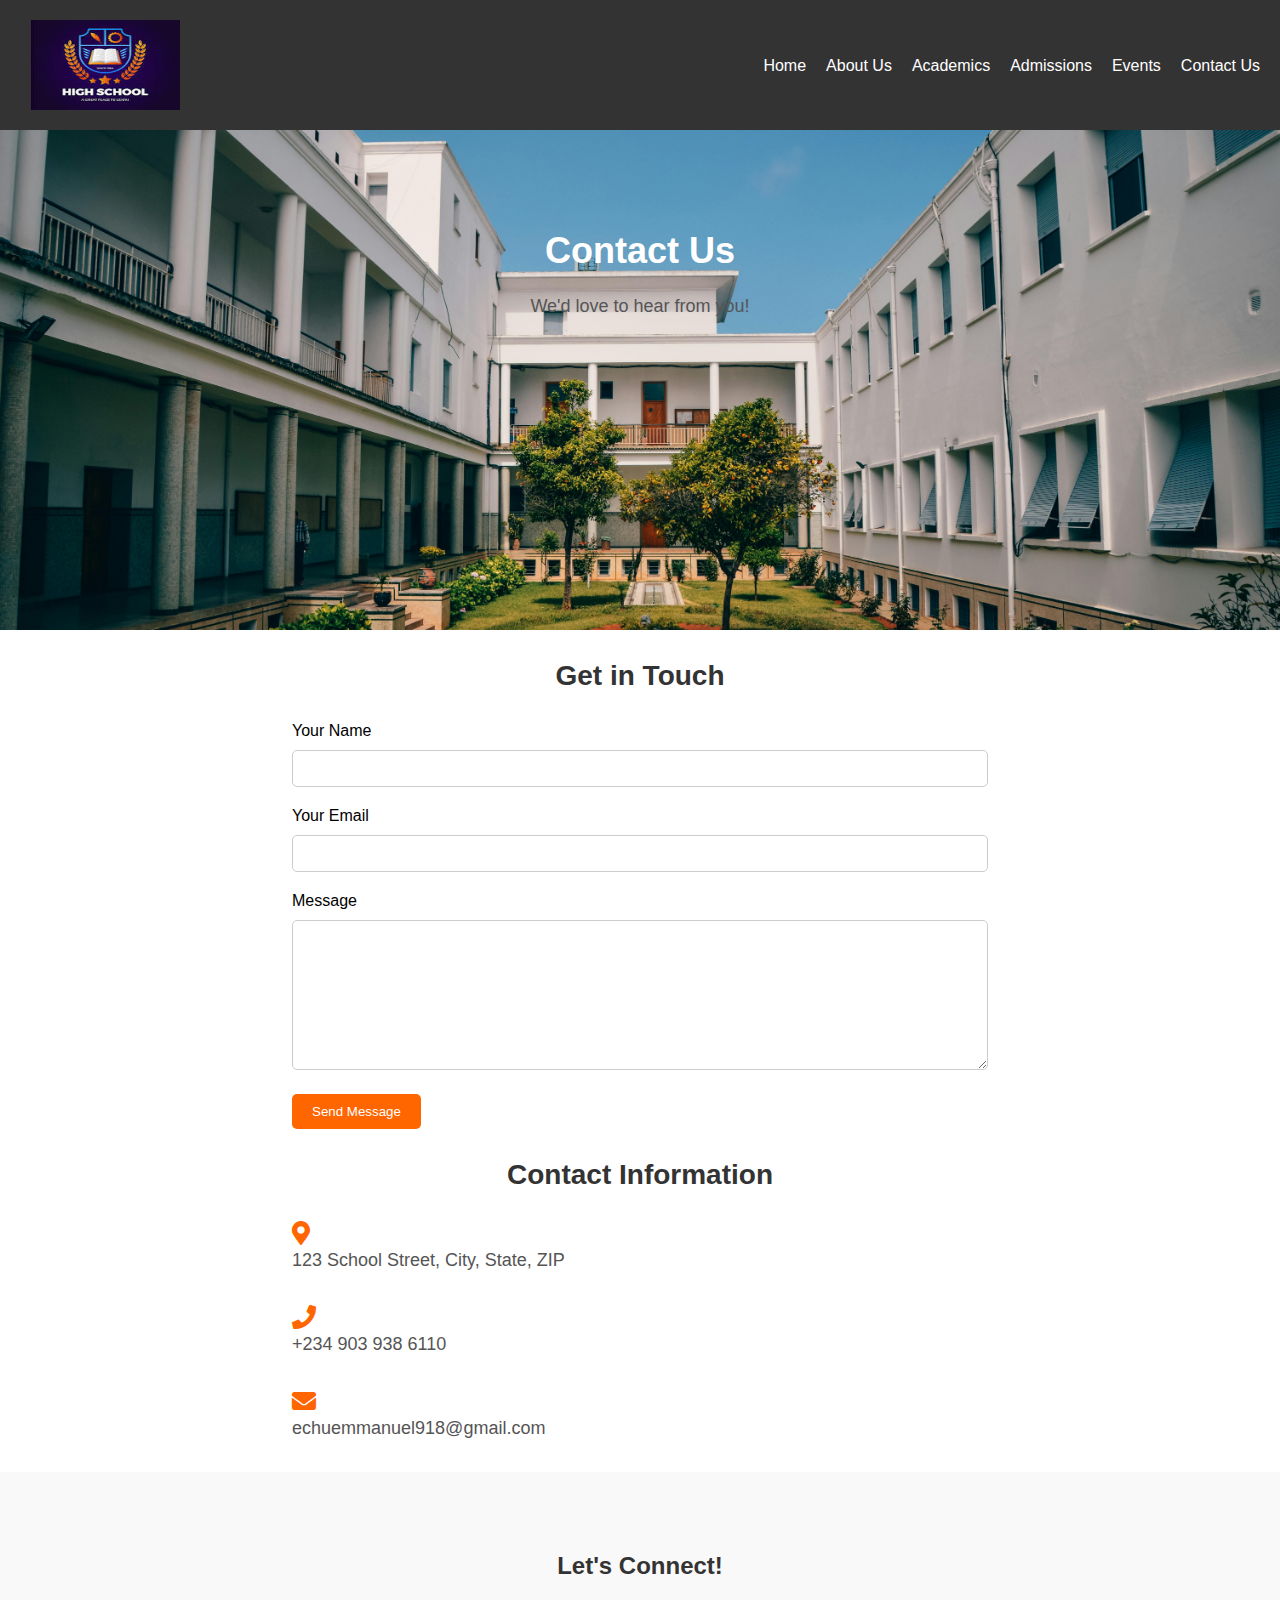
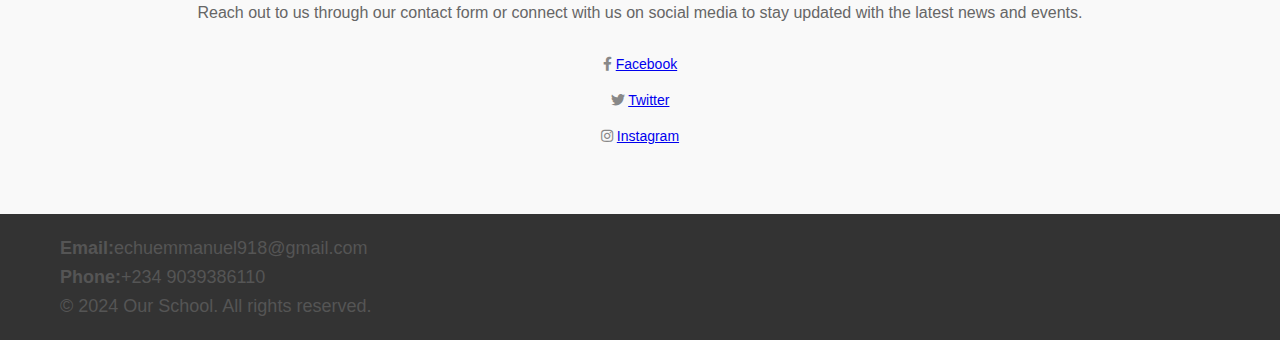
<file: contact.html>
<!DOCTYPE html>
<html lang="en">
<head>
    <meta charset="UTF-8">
    <meta name="viewport" content="width=device-width, initial-scale=1.0">
    <title>Contact Us - Our School</title>
    <link
    rel="stylesheet"
    href="https://cdnjs.cloudflare.com/ajax/libs/font-awesome/5.15.4/css/all.min.css"
  />
  <link rel="stylesheet" href="contact.css" />
  <link rel="stylesheet" href="styles.css" />
 
</head>
<body>
    <header>
        <div class="containerrr">
          <img src="images/logo.jpg" alt="School Logo" class="logoo" />
          <div class="menu-icon" onclick="toggleMenu()">
            <i class="fas fa-bars fa-lg"></i>
          </div>
          <div class="close-icon" onclick="toggleMenu()">
            <i class="fa fa-times" aria-hidden="true"></i>
          </div> 
          <nav>
            <ul>
              <li><a href="./index.html">Home</a></li>
              <li><a href="about.html">About Us</a></li>
              <li><a href="academics.html">Academics</a></li>
              <li><a href="admission.html">Admissions</a></li>
              <li><a href="event.html">Events</a></li>
              <li><a href="contact.html">Contact Us</a></li>
            </ul>
          </nav>
        </div>
      </header>
  
      <section id="hero">
        <div class="container">
          <h1>Contact Us</h1>
          <p>We'd love to hear from you!</p>
        </div>
      </section>
  
      <section id="contact-form">
        <div class="container">
          <h2>Get in Touch</h2>
          <form class="contact-form" action="#" method="post">
            <label for="name">Your Name</label>
            <input type="text" id="name" name="name" required />
  
            <label for="email">Your Email</label>
            <input type="email" id="email" name="email" required />
  
            <label for="message">Message</label>
            <textarea id="message" name="message" required></textarea>
  
            <input type="submit" value="Send Message" />
          </form>
        </div>
      </section>
  
      <section id="contact-info">
        <div class="container">
          <h2>Contact Information</h2>
          <div class="contact-info">
            <i class="fas fa-map-marker-alt"></i>
            <p>123 School Street, City, State, ZIP</p>
          </div>
          <div class="contact-info">
            <i class="fas fa-phone"></i>
            <p>+234 903 938 6110</p>
          </div>
          <div class="contact-info">
            <i class="fas fa-envelope"></i>
            <p>echuemmanuel918@gmail.com</p>
          </div>
        </div>
      </section>
  
      <section class="summary">
        <div class="container">
          <h2>Let's Connect!</h2>
          <p>
            Reach out to us through our contact form or connect with us on social
            media to stay updated with the latest news and events.
          </p>
          <ul>
            <li><i class="fab fa-facebook-f"></i> <a href="#">Facebook</a></li>
            <li><i class="fab fa-twitter"></i> <a href="#">Twitter</a></li>
            <li><i class="fab fa-instagram"></i> <a href="#">Instagram</a></li>
          </ul>
        </div>
      </section>
  
      <footer>
        <div class="container">
          <p><strong>Email:</strong>echuemmanuel918@gmail.com</p>
          <p><strong>Phone:</strong>+234 9039386110</p>
          <p>&copy; 2024 Our School. All rights reserved.</p>
        </div>
      </footer>
  
</body>
<script src="script.js"></script>
</html>
</file>
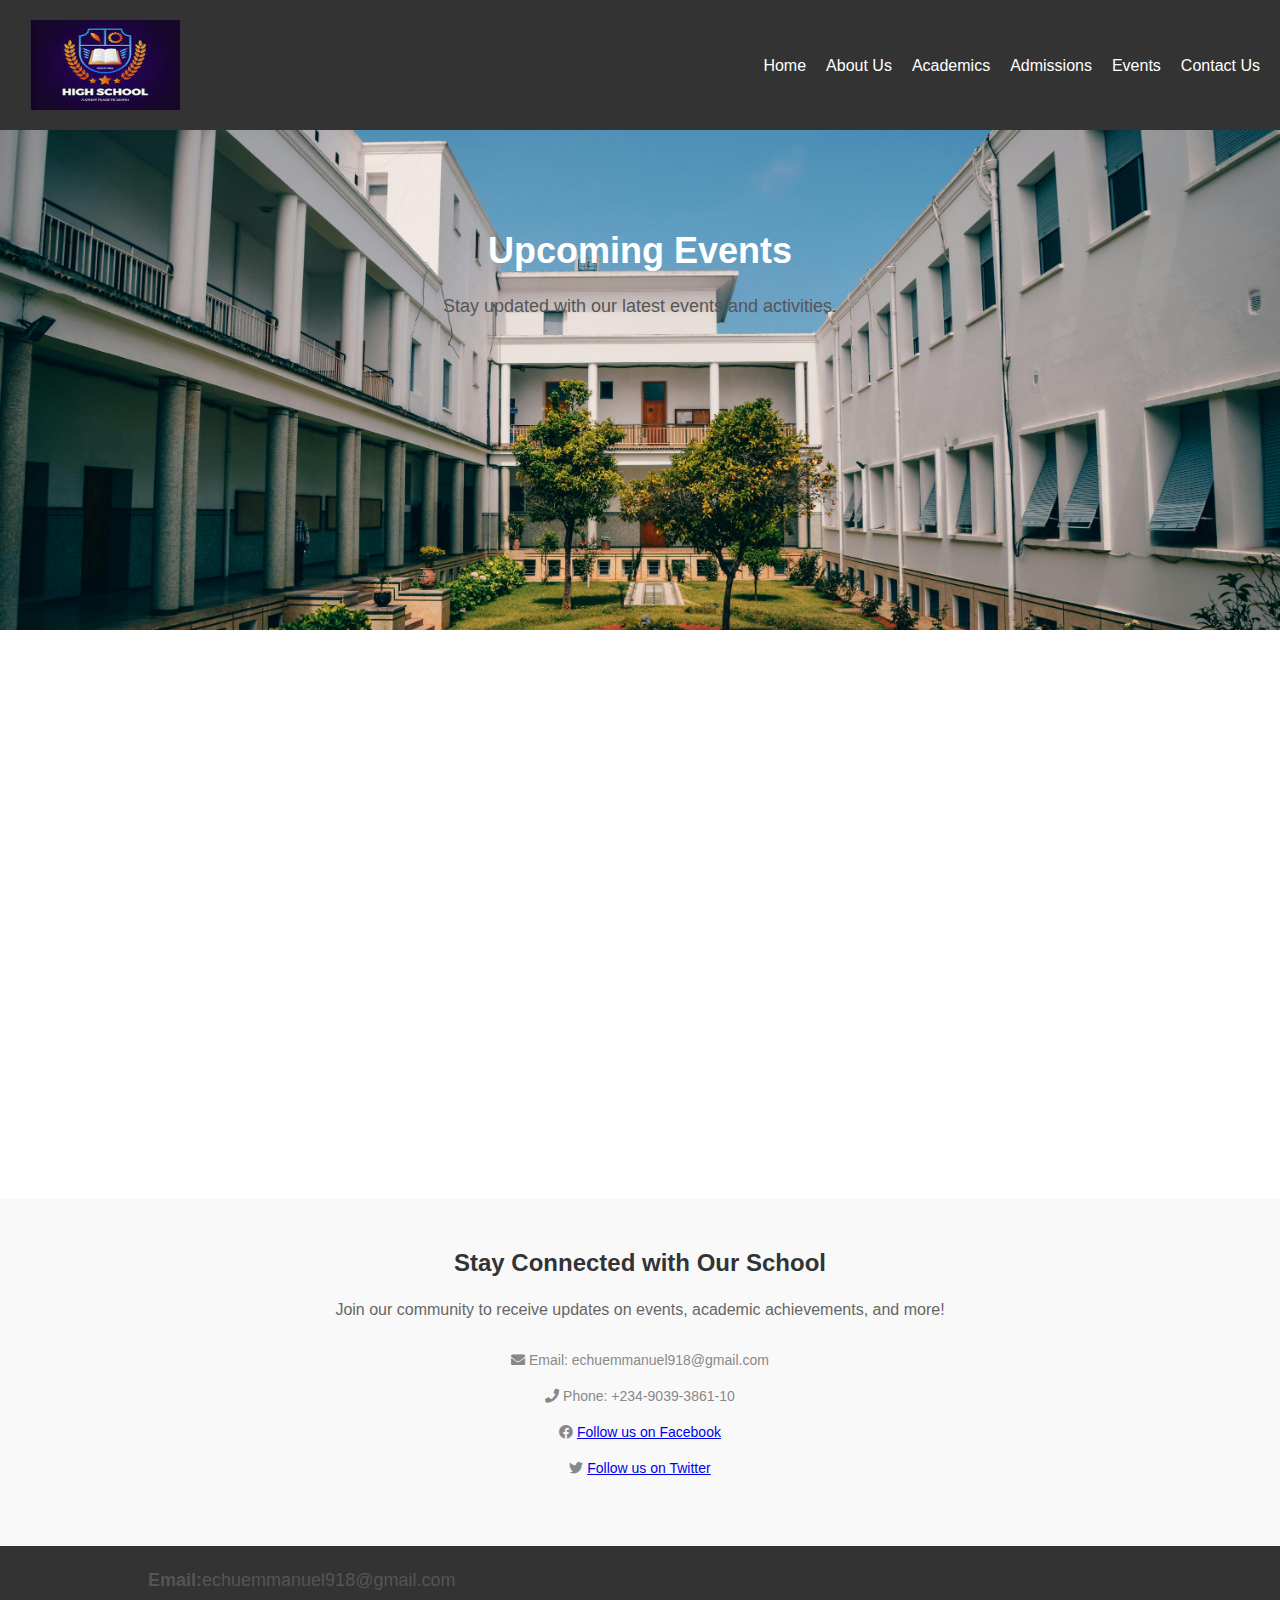
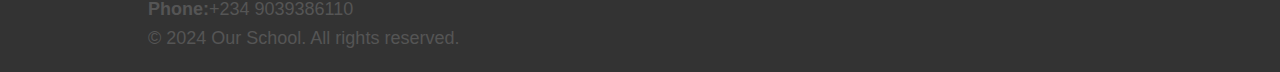
<file: event.html>
<!DOCTYPE html>
<html lang="en">
  <head>
    <meta charset="UTF-8" />
    <meta name="viewport" content="width=device-width, initial-scale=1.0" />
    <title>Document</title>
    <link
      rel="stylesheet"
      href="https://cdnjs.cloudflare.com/ajax/libs/font-awesome/5.15.4/css/all.min.css"
    />
    <link rel="stylesheet" href="styles.css" />
    <link rel="stylesheet" href="event.css" />
  </head>
  <body>
    <header>
      <div class="containerrr">
        <img src="images/logo.jpg" alt="School Logo" class="logoo" />
        <div class="menu-icon" onclick="toggleMenu()">
          <i class="fas fa-bars fa-lg"></i>
        </div>
        <div class="close-icon" onclick="toggleMenu()">
          <i class="fa fa-times" aria-hidden="true"></i>
        </div>
        <nav>
          <ul>
            <li><a href="./index.html">Home</a></li>
            <li><a href="about.html">About Us</a></li>
            <li><a href="academics.html">Academics</a></li>
            <li><a href="admission.html">Admissions</a></li>
            <li><a href="event.html">Events</a></li>
            <li><a href="contact.html">Contact Us</a></li>
          </ul>
        </nav>
      </div>
    </header>

    <section id="hero">
      <div class="container">
        <h1>Upcoming Events</h1>
        <p>Stay updated with our latest events and activities.</p>
      </div>
    </section>

    <section id="events">
      <div class="container">
        <div class="events">
          <div class="event">
            <h3>Science Fair Competition</h3>
            <p>
              A fun and educational event showcasing students' scientific
              projects.
            </p>
            <p class="event-date">Date: March 15, 2024</p>
            <a href="#" class="event-link">Learn More</a>
          </div>
          <div class="event">
            <h3>School Play: "A Midsummer Night's Dream"</h3>
            <p>
              Join us for a magical evening of Shakespearean comedy performed by
              our talented students.
            </p>
            <p class="event-date">Date: March 20-22, 2024</p>
            <a href="#" class="event-link">Learn More</a>
          </div>
          <div class="event">
            <h3>Parent-Teacher Conference</h3>
            <p>
              Meet with your child's teachers to discuss their progress and
              academic goals.
            </p>
            <p class="event-date">Date: March 25, 2024</p>
            <a href="#" class="event-link">Learn More</a>
          </div>
          <div class="event">
            <h3>Sports Day</h3>
            <p>
              Come cheer on our athletes as they compete in various sports
              competitions.
            </p>
            <p class="event-date">Date: April 5, 2024</p>
            <a href="#" class="event-link">Learn More</a>
          </div>
        </div>
      </div>
    </section>

    <section id="summary">
      <div class="container">
        <h2>Stay Connected with Our School</h2>
        <p>
          Join our community to receive updates on events, academic
          achievements, and more!
        </p>
        <ul>
          <li>
            <i class="fas fa-envelope"></i> Email: echuemmanuel918@gmail.com
          </li>
          <li><i class="fas fa-phone"></i> Phone: +234-9039-3861-10</li>
          <li>
            <i class="fab fa-facebook"></i>
            <a href="https//www.Twitter.com/">Follow us on Facebook</a>
          </li>
          <li>
            <i class="fab fa-twitter"></i> <a href="#">Follow us on Twitter</a>
          </li>
        </ul>
      </div>
    </section>

    <footer>
      <div class="container">
        <p><strong>Email:</strong>echuemmanuel918@gmail.com</p>
        <p><strong>Phone:</strong>+234 9039386110</p>
        <p>&copy; 2024 Our School. All rights reserved.</p>
      </div>
    </footer>
  </body>
  <script src="script.js"></script>
</html>
</file>
<file: styles.css>
* {
  margin: 0;
  padding: 0;
  box-sizing: border-box;
}

body {
  font-family: Arial, sans-serif;
}


header {
  background-color: #333;
  padding: 20px 0;
  position: relative; /* Make header relative for absolute positioning */
}

.logoo {
  width: 150px;
  height: 90px;
  margin-left: 30px;
  /* align-items: center;
  text-align: center; */
}

header .containerrr {
  display: flex;
  align-items: center;
  justify-content: space-between;
  position: relative;
}

nav ul {
  list-style: none;
  display: flex;
}

nav ul li {
  margin-right: 20px;
}

nav ul li a {
  text-decoration: none;
  color: #fff;
  line-height: 29px;
}

.menu-icon,
.close-icon {
  display: none;
}

/* Media query for smaller screens */
@media only screen and (max-width: 768px) {
  nav {
    display: none;
    position: absolute;
    top: 100%;
    right: 0;
    background-color: #333;
    width: 100%;
  }

  .menu-icon,
  .close-icon {
    position: absolute;
    top: 5px;
    right: 20px;
    display: contents;
    cursor: pointer;
    color: white;
    z-index: 1000;
  }

  .menu-icon {
    margin-right: 10px;
  }

  .close-icon {
    display: none;
  }

  nav.active {
    display: block;
  }

  nav.active ul {
    flex-direction: column;
    text-align: start;
    padding-top: 20px;
    padding-left: 10px;
    padding-bottom: 30px;
  }

  .logoo {
    width: 130px;
    height: 70px;
  }
}

.menu-icon,
.close-icon {
  transition: opacity 0.3s ease-in-out;
}

header .container {
  display: flex;
  align-items: center;
  justify-content: space-between;
}

nav ul {
  list-style: none;
}

nav ul li {
  display: inline-block;
  margin-right: 20px;
}

nav ul li a {
  text-decoration: none;
  color: #fff;
}

#hero {
  background-image: url("./images/school_building.jpg");
  background-size: cover;
  background-position: center;
  color: #fff;
  text-align: center;
  padding: 100px 0;
  animation: slideInDown 1s ease-in-out;
  height: 500px;
}

@keyframes slideInDown {
  0% {
    transform: translateY(-100%);
  }
  100% {
    transform: translateY(0);
  }
}

#hero h1 {
  font-size: 36px;
  margin-bottom: 20px;
}

#hero p {
  font-size: 18px;
  margin-bottom: 30px;
}

.btn {
  display: inline-block;
  background-color: #ff6600;
  color: #fff;
  padding: 10px 20px;
  text-decoration: none;
  border-radius: 5px;
}

#announcements,
#events,
#highlights {
  opacity: 0;
  transform: translateY(50%);
  animation: fadeInUp 1s ease-in-out forwards;
}

@keyframes fadeInUp {
  0% {
    opacity: 0;
    transform: translateY(50%);
  }
  100% {
    opacity: 1;
    transform: translateY(0);
  }
}

#announcements {
  padding: 50px 0;
}

#announcements .container {
  width: 80%;
  margin: 0px auto;
}

#announcements .container p {
  color: #9b8e8e;
  font-size: 17px;
  margin-top: 5px;
  margin-bottom: 5px;
}

.announcement {
  margin-bottom: 10px;
}

.announcement:hover,
.event:hover,
.highlight:hover {
  transform: translateY(-5px);
}

.announcement img,
.event img,
.highlight img {
  width: 100%;
  max-width: 100%;
  height: 550px;
  border-radius: 5px;
}

.read-more {
  display: block;
  margin-top: 10px;
  color: #ff6600;
}

#events .container {
  width: 80%;
  margin: 0px auto;
}

#events,
#highlights .container p {
  color: #9b8e8e;
  font-size: 17px;
  margin-top: 5px;
  margin-bottom: 5px;
}

#events .container h2,
#highlights .container h2,
#announcements .container h2,
h4 {
  color: #888;
  /* font-size: 17px; */
  margin-top: 5px;
  margin-bottom: 10px;
}

.event {
  margin-bottom: 10px;
}

.logo

.event img {
  width: 100%;
  max-width: 100%;
  height: 550px;
  border-radius: 5px;
}

#highlights {
  padding: 50px 0;
}

#highlights .container {
  width: 80%;
  margin: 0px auto;
}

#highlights .container h3,
h4 {
  color: #888;
  font-size: 17px;
  margin-top: 5px;
  margin-bottom: 5px;
}

#events .container p,
#highlights .container p,
#announcements .container p
{
  font-size: 17px;
}

.highlight {
  margin-bottom: 40px;
}

.highlight img {
  width: 100%;
  max-width: 100%;
  height: 550px;
  border-radius: 5px;
}

#summary {
  background-color: #f9f9f9;
  padding: 50px 0;
  text-align: center;
}

#summary h2 {
  margin-bottom: 20px;
  font-size: 24px;
  color: #333;
}

#summary p {
  margin-bottom: 30px;
  font-size: 16px;
  color: #666;
}

#summary ul {
  list-style: none;
  padding: 0;
  margin: 0;
}

#summary ul li {
  margin-bottom: 20px;
  font-size: 14px;
  color: #888;
}

@media only screen and (max-width: 768px) {
  .highlight img {
    height: 300px;
  }

  .event img {
    height: 300px;
  }

  .announcement img {
    height: 300px;
  }

  #announcements .container, 
  #events .container, 
  #highlights .container
  
  {
    width: 95%;
  }
}

@media only screen and (min-width: 768px) {
  #summary {
    padding: 80px 0;
  }

  #summary h2 {
    font-size: 32px;
  }

  #summary p {
    font-size: 18px;
  }

  #summary ul li {
    font-size: 16px;
  }

  #event {
    height: fit-content;
    width: 50%;
  }
}

footer {
  background-color: #333;
  color: #fff;
  padding: 20px 0;
}

footer ul {
  list-style: none;
}

footer ul li {
  display: inline;
  margin-right: 20px;
}

.social-icons img {
  width: 30px;
  height: 30px;
  margin-right: 10px;
}

.container {
  max-width: 1200px;
  margin: 0 auto;
  padding: 0 20px;
}

h2 {
text-align: center;
font-size: 28px;
margin-bottom: 30px;
color: #333;
}

p {
font-size: 18px;
line-height: 1.6;
color: #555;
}
</file>
<file: about.css>
@media screen and (min-width: 768px) {
  .container {
    width: 80%;
    margin: 0 auto;
  }
}

/* Responsive layout - tablet screens */
@media screen and (max-width: 767px) {
  .container {
    width: 90%;
    margin: 0 auto;
  }
}

/* Responsive layout - mobile screens */
@media screen and (max-width: 480px) {
  .container {
    width: 95%;
    margin: 0 auto;
  }
}

/* Styling for sections */
section {
  padding: 50px 0;
  background-color: #f9f9f9;
}

.container {
  max-width: 1200px;
  margin: 0 auto;
  padding: 0 20px;
}

h2 {
  text-align: center;
  font-size: 28px;
  margin-bottom: 30px;
  color: #333;
}

p {
  font-size: 18px;
  line-height: 1.6;
  color: #555;
}

/* About section */
.about {
  display: flex;
  justify-content: space-between;
  align-items: center;
}

.about-text {
  flex: 0 0 60%;
  margin-right: 30px;
}

.about-text h3 {
  font-size: 24px;
  margin-bottom: 20px;
}

.about-text p {
  margin-bottom: 20px;
}

.about-image {
  flex: 0 0 30%;
  max-width: 400px;
}

.about-image img{
    width: 100%;
    
}

.mission-vision {
  text-align: center;
}

.mission-vision p {
  margin-bottom: 20px;
}

.testimonials {
  padding: 50px 0;
}

.testimonial {
  background-color: #fff;
  padding: 30px;
  border-radius: 10px;
  box-shadow: 0 0 20px rgba(0, 0, 0, 0.1);
  margin-bottom: 30px;
}

.testimonial p {
  font-style: italic;
  color: #555;
}

.testimonial-author {
  margin-top: 20px;
  display: flex;
  align-items: center;
}

.author-image {
  width: 50px;
  height: 50px;
  border-radius: 50%;
  overflow: hidden;
  margin-right: 20px;
}

.author-image img {
  width: 100%;
  height: 100%;
  object-fit: cover;
}

.author-info {
  font-size: 18px;
  color: #333;
}

.leadership-team {
  text-align: center;
}

.member {
  margin-bottom: 30px;
}

.member-image {
  width: 150px;
  height: 150px;
  border-radius: 50%;
  overflow: hidden;
  margin: 0 auto 20px;
}

.member-image img {
  width: 100%;
  height: 100%;
  object-fit: cover;
}

.member-name {
  font-size: 24px;
  margin-bottom: 10px;
  color: #333;
  text-align: center;
}

.member-role {
  font-size: 18px;
  color: #555;
  text-align: center;

}

.facilities {
  background-color: #fff;
  padding: 50px 0;
  text-align: center;
}

.facilities h2 {
  color: #333;
}

.facilities-icon {
  font-size: 48px;
  color: #ff6600;
  margin-bottom: 20px;
}

.facilities-description {
  color: #555;
}

.admissions {
  text-align: center;
}

.admissions h2 {
  color: #333;
}

.admissions-icon {
  font-size: 48px;
  color: #ff6600;
  margin-bottom: 20px;
  text-align: center;
}

.admissions-description {
  color: #555;
}
</file>
<file: academics.css>
* {
    margin: 0;
    padding: 0;
    box-sizing: border-box;
  }

  body {
    font-family: Arial, sans-serif;
  }


  @media screen and (max-width: 768px) {
    .container {
      width: 95%;
      margin: 0 auto;
    }

    .logo {
        display: block;
        margin: 0 auto;
        font-size: 78px; 
        color: yellow; 
        align-items: center;
        text-align: center;
      }
  }
  
  /* Styling for sections */
  section {
    padding: 50px 0;
    background-color: #f9f9f9;
  }
  
  .container {
    max-width: 1200px;
    margin: 0 auto;
  }
  
  h2 {
    text-align: center;
    font-size: 28px;
    margin-bottom: 30px;
  }
  
  p {
    font-size: 18px;
    line-height: 1.6;
    color: #555;
  }
  
  /* Logos for sections */
  .logo {
    display: flex;
    justify-content: center;
    margin: 0 auto;
    font-size: 78px; 
    color: red; 
    align-items: center;
    text-align: center;
   padding: auto;
    margin-bottom: 30px;
  }
  
  /* Testimonials */
  .testimonial {
    margin-top: 40px;
    padding: 20px;
    background-color: #fff;
    border-radius: 10px;
    box-shadow: 0 0 20px rgba(0, 0, 0, 0.1);
  }
  
  blockquote {
    font-size: 20px;
    font-style: italic;
    color: #333;
  }
  
  cite {
    display: block;
    margin-top: 20px;
    font-style: normal;
    color: #777;
  }
  
  /* Summary section */
  #summaryy {
    background-color: #e9f4f9;
    padding: 50px 0;
  }
  
  #summaryy .container {
    text-align: center;
  }
  
  #summaryy h2 {
    color: #333;
    font-size: 32px;
    margin-bottom: 20px;
  }
  
  #summaryy p {
    color: #555;
    font-size: 18px;
    line-height: 1.6;
  }
</file>
<file: admission.css>
@media screen and (min-width: 768px) {
    .container {
      width: 80%;
      margin: 0 auto;
    }
  }
  
  /* Responsive layout - tablet screens */
  @media screen and (max-width: 767px) {
    .container {
      width: 90%;
      margin: 0 auto;
    }
  }
  
  /* Responsive layout - mobile screens */
  @media screen and (max-width: 480px) {
    .container {
      width: 95%;
      margin: 0 auto;
    }
  }
  
  /* Styling for sections */
  section {
    padding: 50px 0;
    background-color: #f9f9f9;
  }
  
  
  h2 {
    text-align: center;
    font-size: 28px;
    margin-bottom: 30px;
  }
  
  p {
    font-size: 18px;
    line-height: 1.6;
    color: #555;
  }
  
  /* Logos for sections */
  .logo {
    display: block;
    margin: 0 auto 20px;
    font-size: 48px; 
    color: #333; 
  }
  
  .steps {
    margin-top: 30px;
    display: flex;
    justify-content: space-between;
    flex-wrap: wrap;
  }
  
  .step {
    flex: 0 0 calc(33.33% - 20px);
    margin-bottom: 20px;
    padding: 20px;
    background-color: #fff;
    border-radius: 10px;
    box-shadow: 0 0 20px rgba(0, 0, 0, 0.1);
  }
  
  .step h3 {
    font-size: 24px;
    margin-bottom: 10px;
    color: #333;
  }
  
  .step p {
    color: #555;
    font-size: 16px;
  }
  
  .requirements {
    margin-top: 30px;
  }
  
  .requirements h3 {
    font-size: 24px;
    margin-bottom: 20px;
    color: #333;
  }
  
  .requirements ul {
    list-style-type: none;
    padding-left: 0;
  }
  
  .requirements li {
    margin-bottom: 10px;
  }
  
  .apply-button {
    display: block;
    width: 200px;
    margin: 30px auto 0;
    padding: 15px 0;
    text-align: center;
    background-color: #ff6600;
    color: #fff;
    font-size: 18px;
    text-decoration: none;
    border-radius: 5px;
    transition: background-color 0.3s ease;
  }
  
  .apply-button:hover {
    background-color: #e64d00;
  }
</file>
<file: contact.css>
@media screen and (min-width: 768px) {
    .container {
      width: 95%;
      margin: 0 auto;
      
    }


  }

  @media screen and (max-width: 767px) {
    .container {
      width: 90%;
      margin: 0 auto;
    }
  }
  @media screen and (max-width: 768px) {
    .container {
      width: 95%;
      margin: 0 auto;
    }

    .contact-form {
        margin-top: 50px;
        width: 90%;
        margin: 0px auto;
      }

      .contact-form input[type="text"],
      .contact-form input[type="email"],
      .contact-form textarea {
        width: 100%;
        padding: 10px;
        margin-bottom: 20px;
        border: 1px solid #ccc;
        border-radius: 5px;
      }
    
      .contact-form textarea {
        height: 150px;
      }
  }
  .contact-form {
    margin-top: 50px;
    width: 60%;
    margin: 0px auto;
  }

  .contact-form label {
    display: block;
    margin-bottom: 10px;
  }

  .contact-form input[type="text"],
  .contact-form input[type="email"],
  .contact-form textarea {
    width: 100%;
    padding: 10px;
    margin-bottom: 20px;
    border: 1px solid #ccc;
    border-radius: 5px;
  }

  .contact-form textarea {
    height: 150px;
  }

  .contact-form input[type="submit"] {
    background-color: #ff6600;
    color: #fff;
    border: none;
    padding: 10px 20px;
    border-radius: 5px;
    cursor: pointer;
  }

  .contact-info {
    margin-top: 30px;
    width: 60%;
    margin: 0px auto;
    margin-bottom: 30px;
  }

  .container h2 {
    width: 60%;
    margin: 30px auto;
  }

  .contact-info i {
    font-size: 24px;
    color: #ff6600;
    margin-right: 10px;
  }

  .contact-info p {
    font-size: 18px;
    margin-bottom: 10px;
  }

  .summary {
    background-color: #f9f9f9;
    padding: 50px 0;
    text-align: center;
  }

  .summary h2 {
    margin-bottom: 20px;
    font-size: 24px;
    color: #333;
  }

  .summary p {
    margin-bottom: 30px;
    font-size: 16px;
    color: #666;
  }

  .summary ul {
    list-style: none;
    padding: 0;
    margin: 0;
  }

  .summary ul li {
    margin-bottom: 20px;
    font-size: 14px;
    color: #888;
    text-decoration: none;
  }
</file>
<file: event.css>
@media screen and (min-width: 768px) {
    .container {
      width: 80%;
      margin: 0 auto;
    }
  }
  
  @media screen and (max-width: 767px) {
    .container {
      width: 90%;
      margin: 0 auto;
    }
  }
  
  @media screen and (max-width: 480px) {
    .container {
      width: 95%;
      margin: 0 auto;
    }
  } 
  

  .container {
    max-width: 1200px;
    margin: 0 auto;
    padding: 0 20px;
  }


  
h2 {
  text-align: center;
  font-size: 28px;
  margin-bottom: 30px;
  color: #333;
}

p {
  font-size: 18px;
  line-height: 1.6;
  color: #555;
}


  .events {
    display: grid;
    grid-template-columns: repeat(auto-fit, minmax(250px, 1fr));
    gap: 20px;
  }
  
  .event {
    background-color: #f9f9f9;
    padding: 20px;
    border-radius: 5px;
  }
  
  .event h3 {
    font-size: 20px;
    margin-bottom: 10px;
  }
  
  .event p {
    font-size: 16px;
    margin-bottom: 15px;
  }
  
  .event-date {
    font-size: 14px;
    color: #666;
  }
  
  .event-link {
    display: inline-block;
    background-color: #ff6600;
    color: #fff;
    padding: 8px 16px;
    border-radius: 5px;
    text-decoration: none;
  }
  
  .event-link:hover {
    background-color: #e65c00;
  }
  
  #summary {
    background-color: #f9f9f9;
    padding: 50px 0;
    text-align: center;
  }
  
  #summary h2 {
    margin-bottom: 20px;
    font-size: 24px;
    color: #333;
  }
  
  #summary p {
    margin-bottom: 30px;
    font-size: 16px;
    color: #666;
  }
  
  #summary ul {
    list-style: none;
    padding: 0;
    margin: 0;
  }
  
  #summary ul li {
    margin-bottom: 20px;
    font-size: 14px;
    color: #888;
  }
</file>
